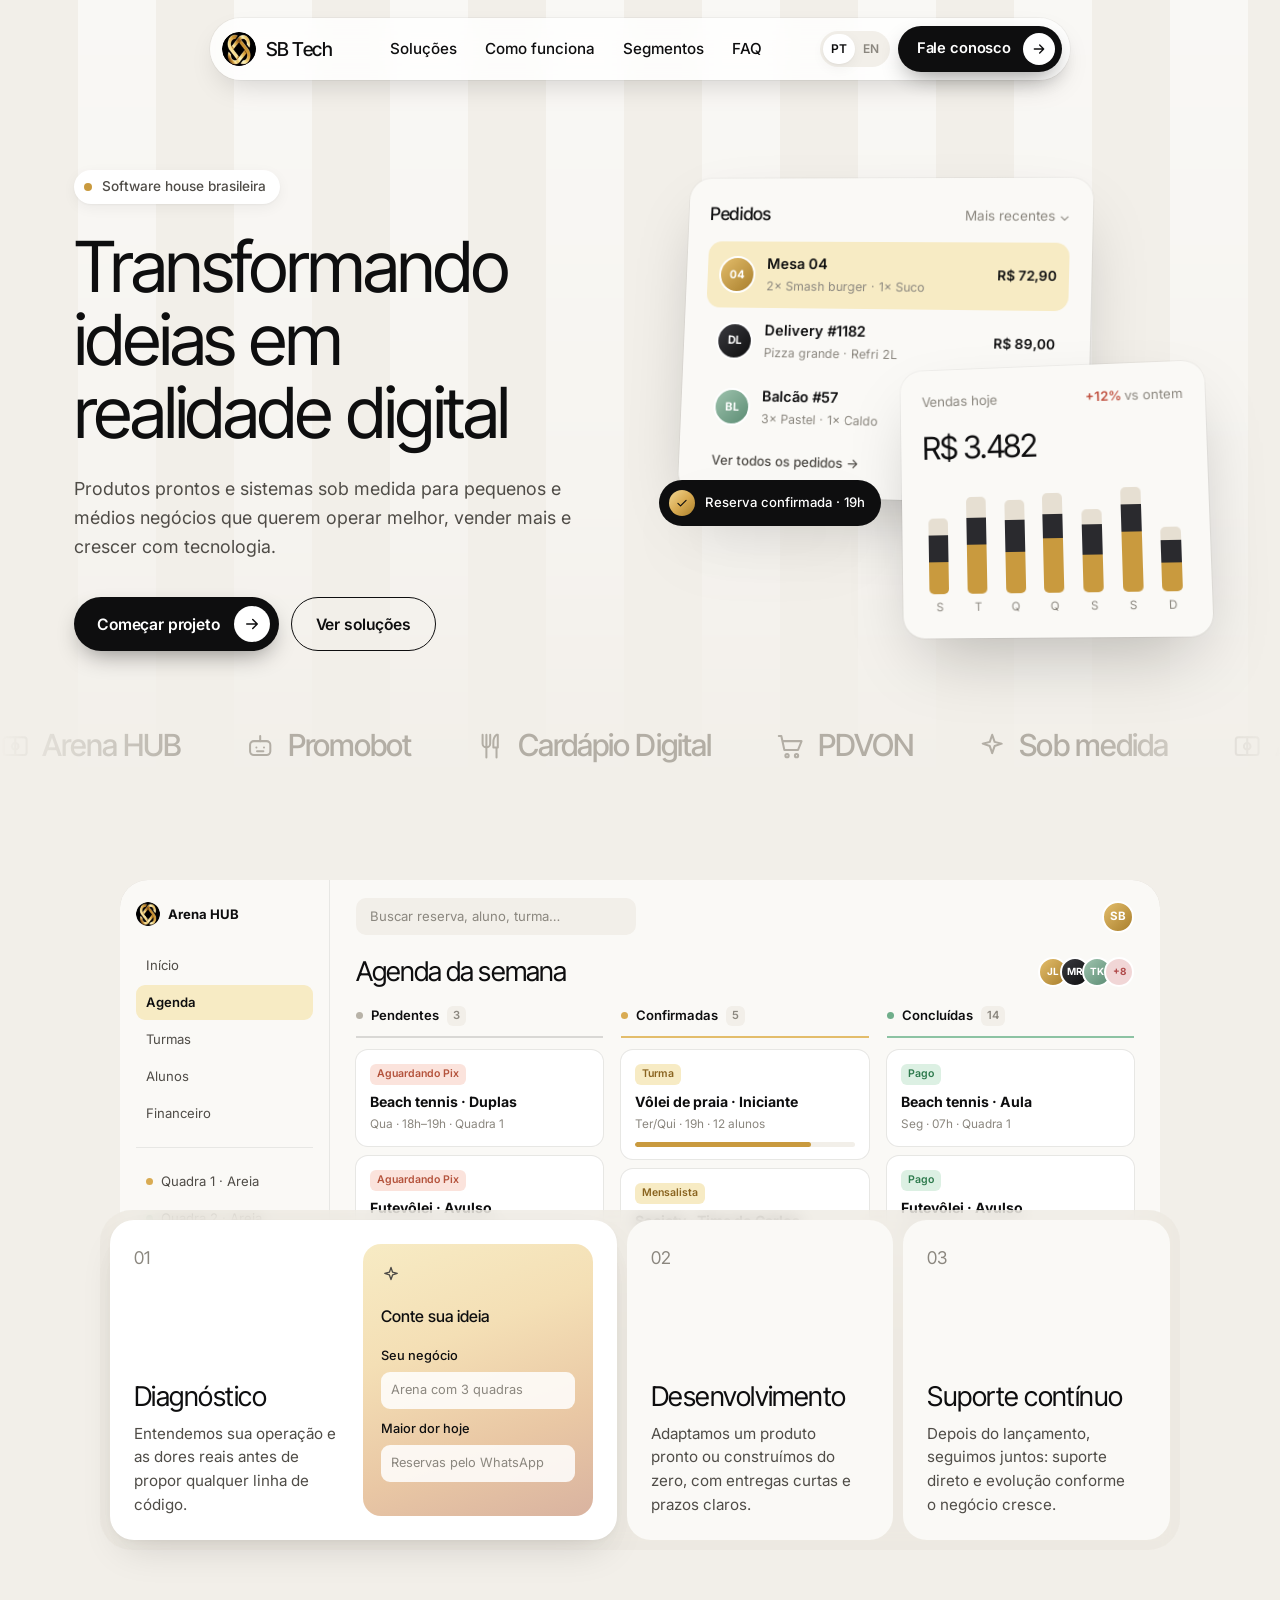
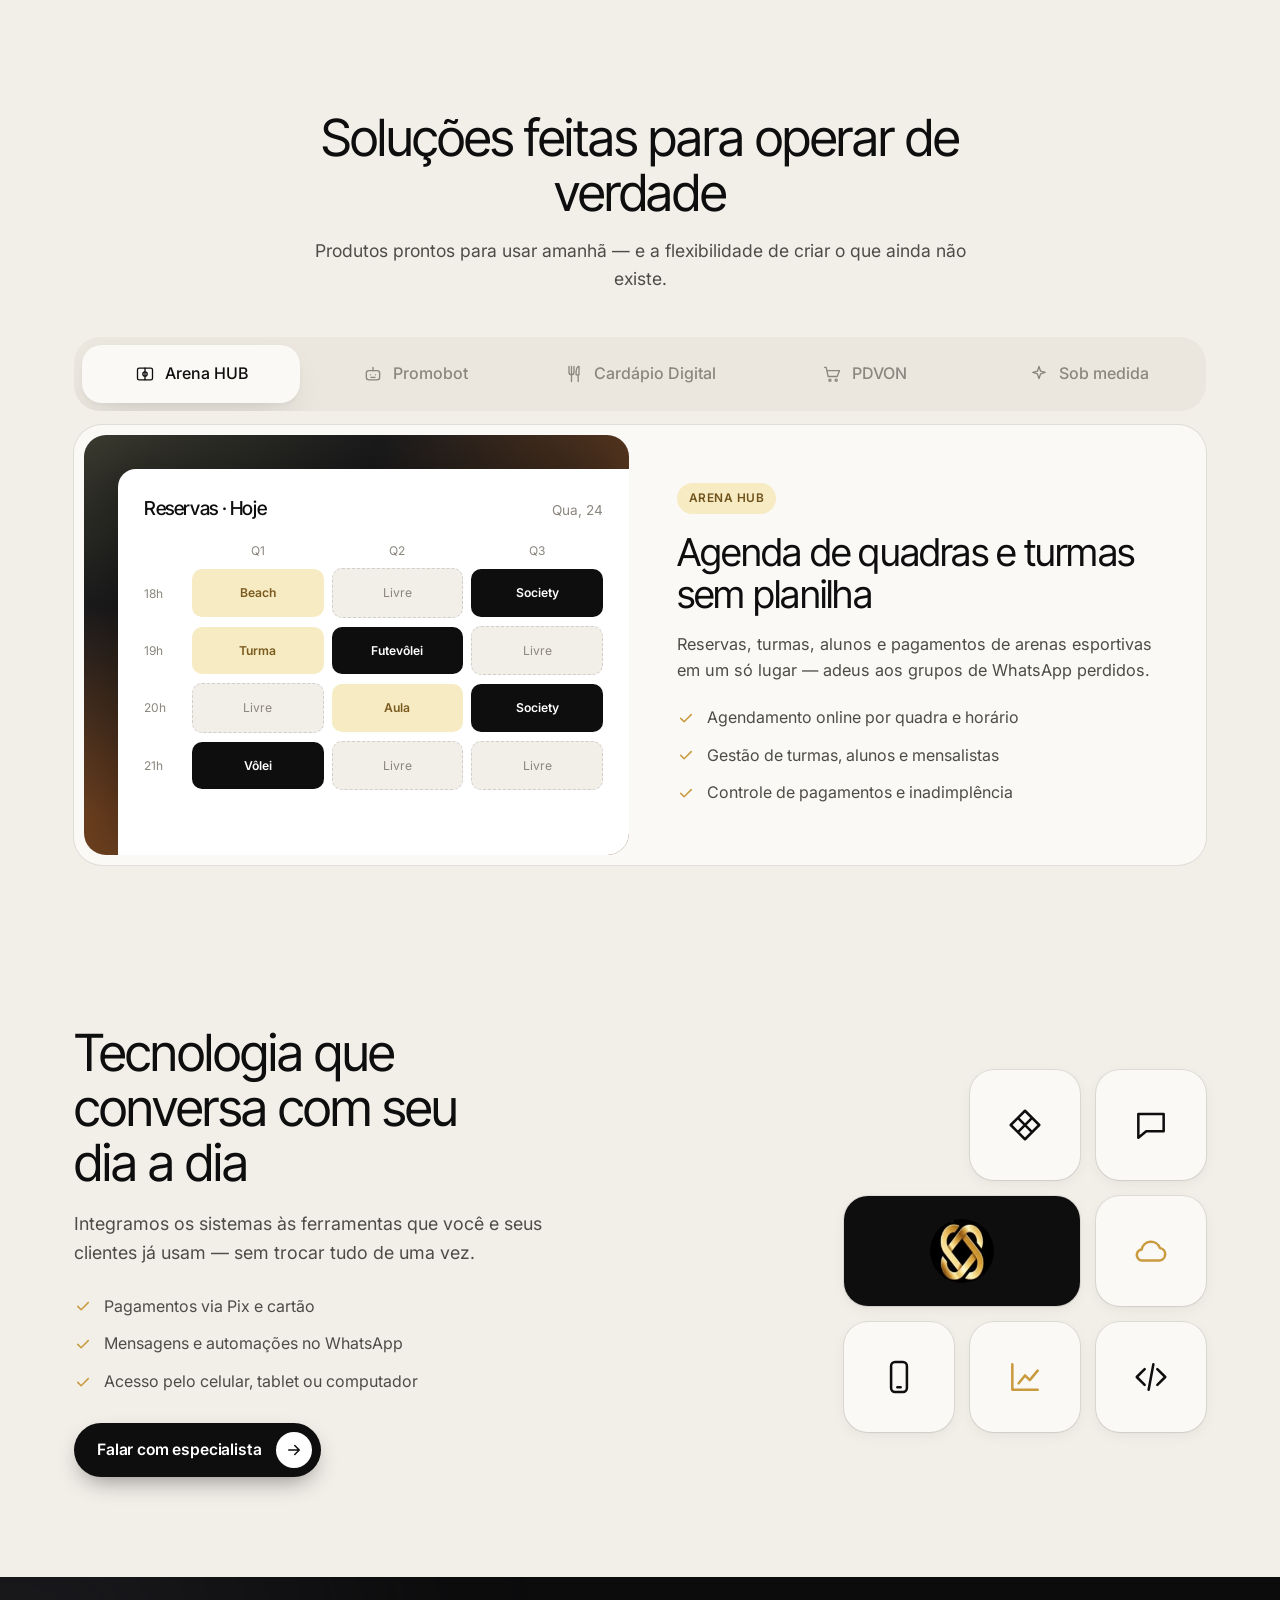
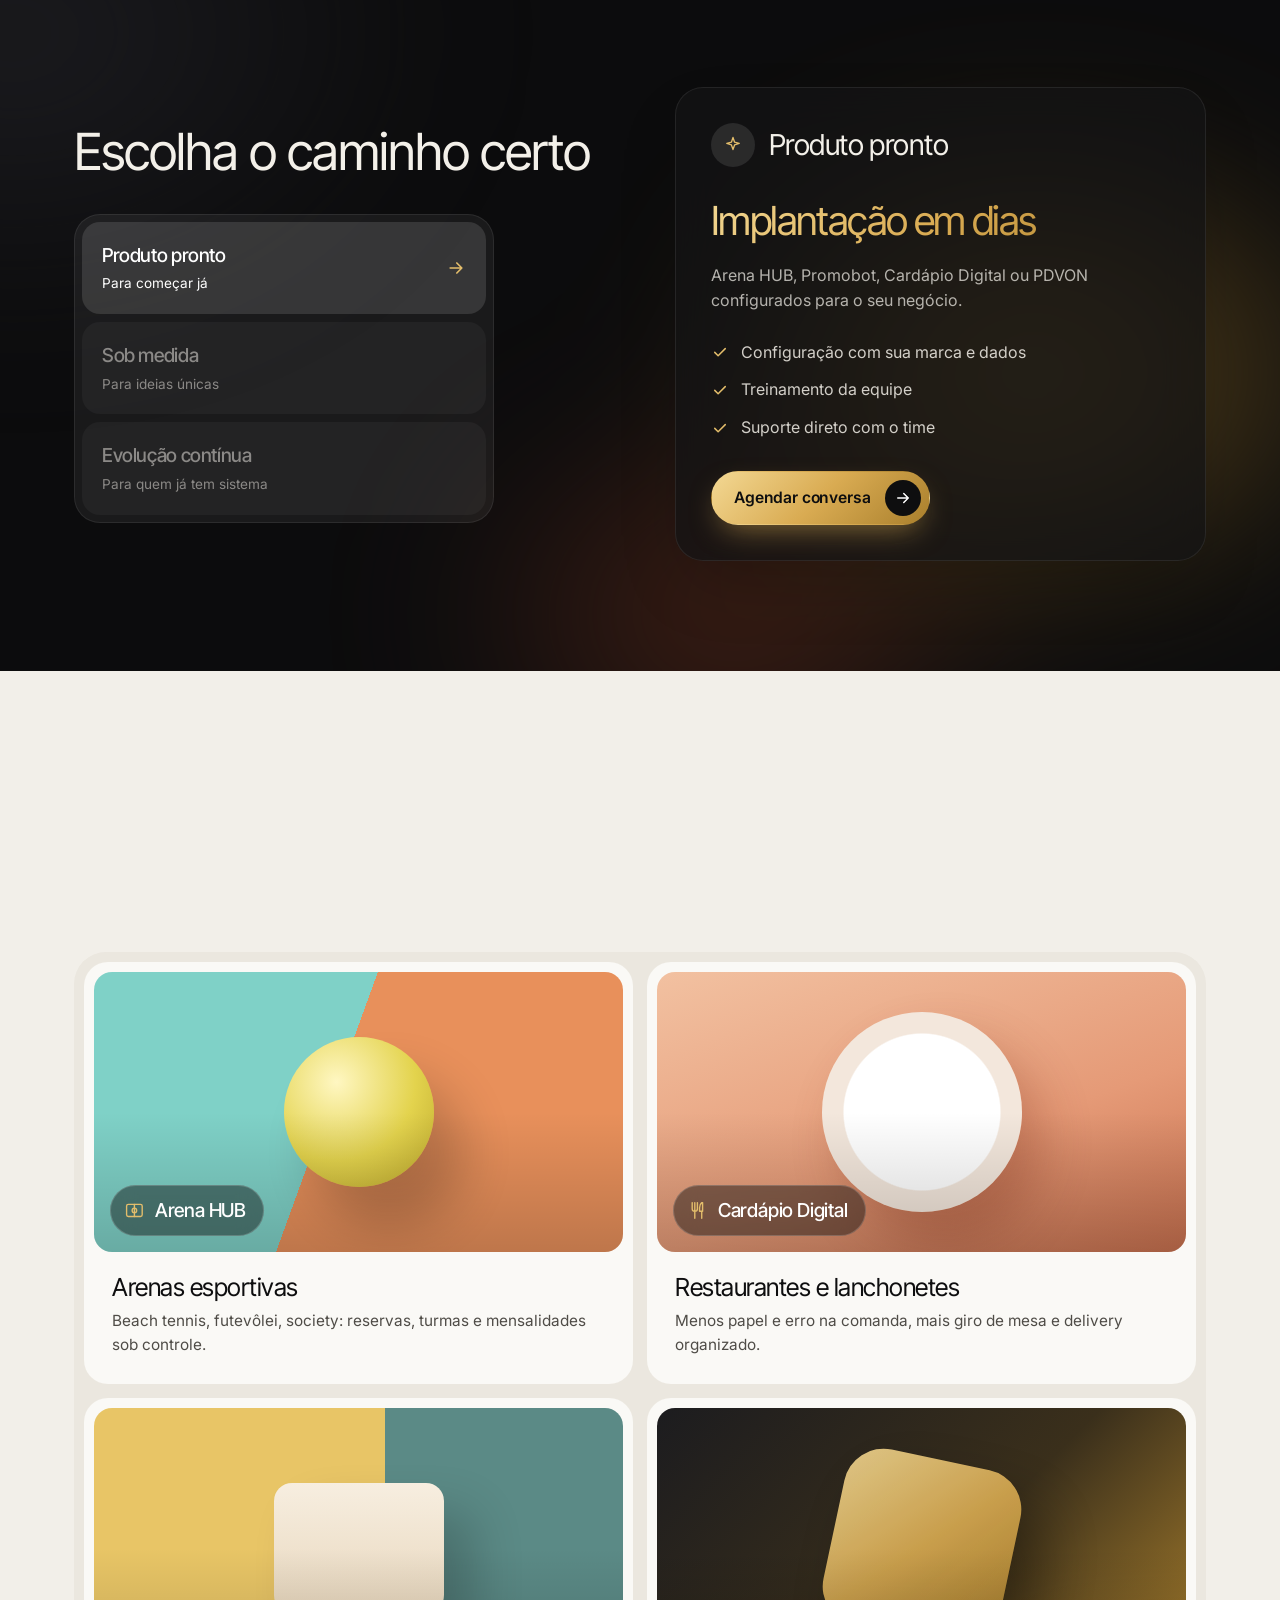
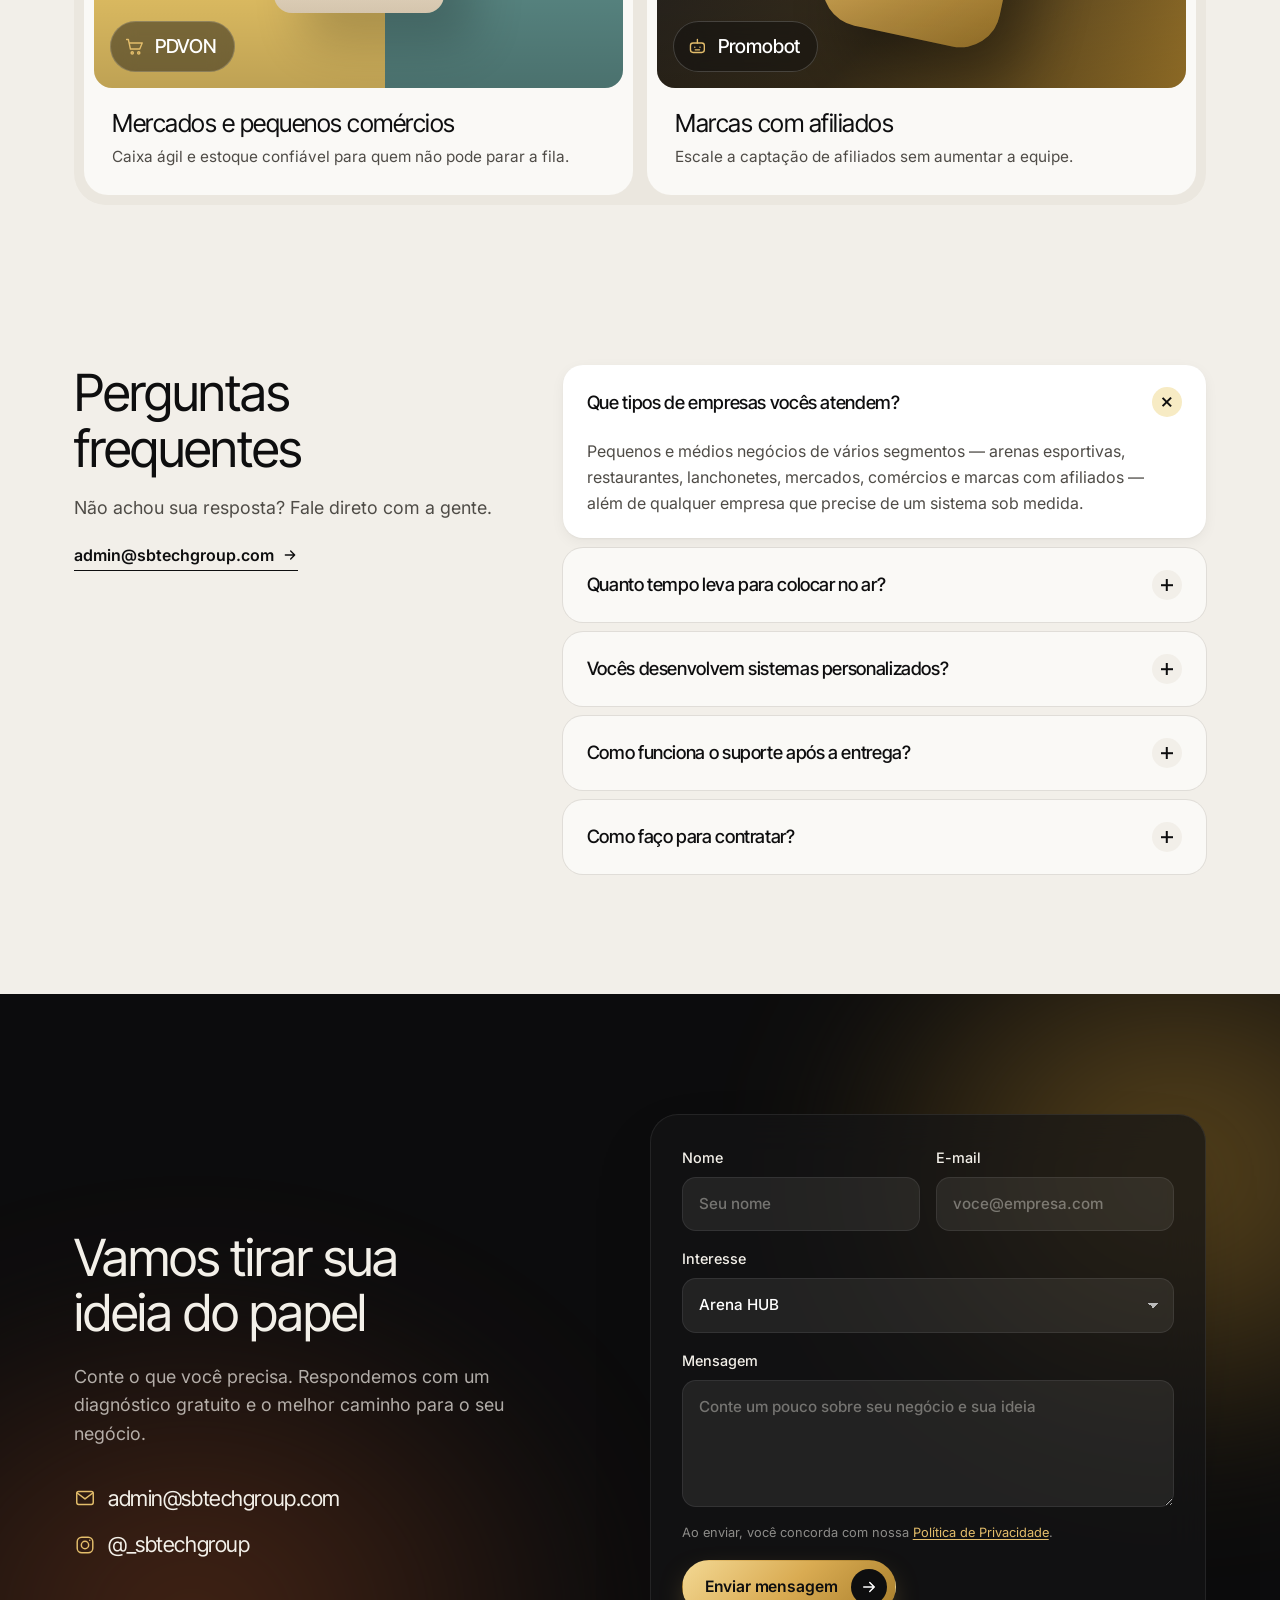
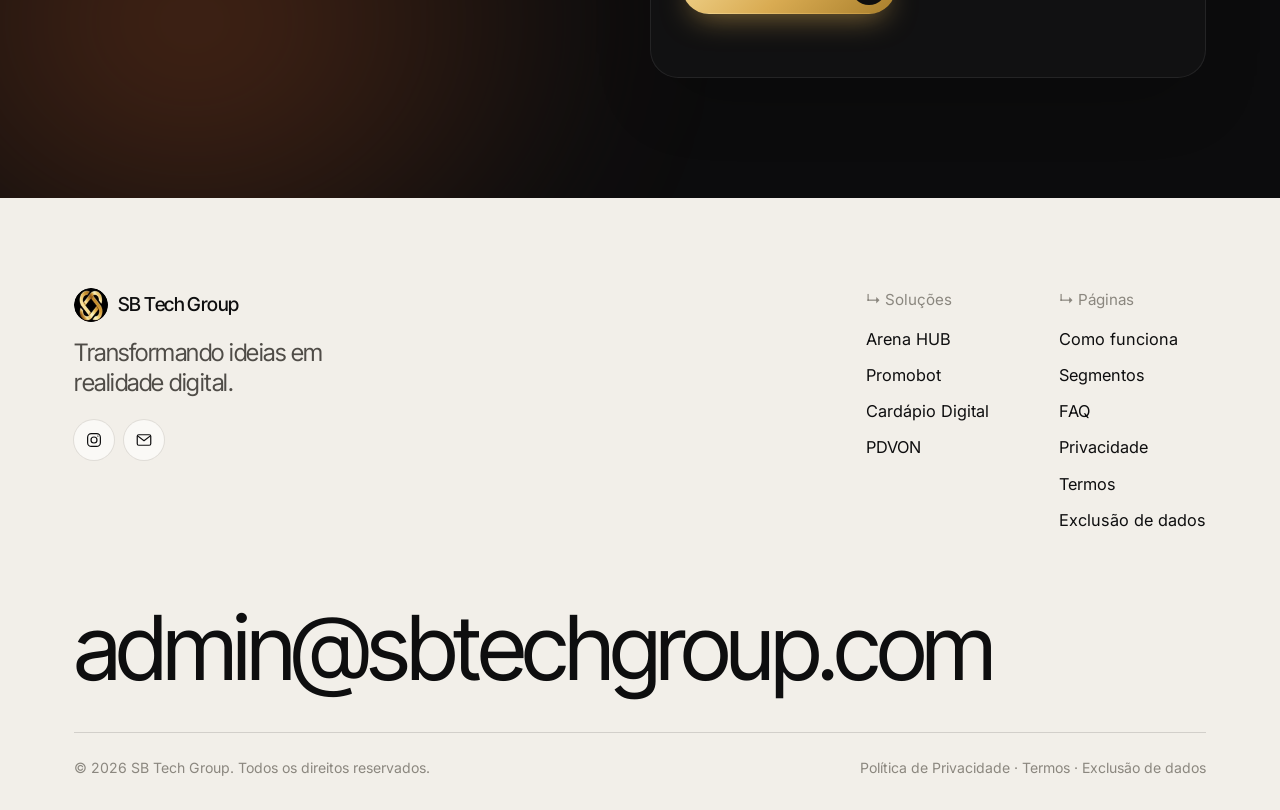
<file: index.html>
<!DOCTYPE html>
<html lang="pt-BR" data-lang="pt" class="no-js">
<head>
<meta charset="UTF-8">
<meta name="viewport" content="width=device-width, initial-scale=1.0">
<title>SB Tech Group — Transformando ideias em realidade digital</title>
<meta name="description" content="SB Tech Group é uma software house brasileira: soluções prontas (Arena HUB, Promobot, Cardápio Digital, PDVON) e sistemas sob medida para pequenos e médios negócios.">
<meta name="theme-color" content="#f2efe9">
<link rel="icon" type="image/png" href="assets/favicon.png">
<link rel="preconnect" href="https://fonts.googleapis.com">
<link rel="preconnect" href="https://fonts.gstatic.com" crossorigin>
<link href="https://fonts.googleapis.com/css2?family=Inter+Tight:wght@300;400;500;600&family=Inter:wght@400;500;600&display=swap" rel="stylesheet">
<link rel="stylesheet" href="styles.css">
</head>
<body>

<svg width="0" height="0" style="position:absolute" aria-hidden="true">
  <symbol id="i-arrow" viewBox="0 0 24 24"><path d="M5 12h14M13 6l6 6-6 6" fill="none" stroke="currentColor" stroke-width="2" stroke-linecap="round" stroke-linejoin="round"/></symbol>
  <symbol id="i-check" viewBox="0 0 24 24"><path d="M5 12.5l4.5 4.5L19 7.5" fill="none" stroke="currentColor" stroke-width="2" stroke-linecap="round" stroke-linejoin="round"/></symbol>
  <symbol id="i-court" viewBox="0 0 24 24"><g fill="none" stroke="currentColor" stroke-width="1.6" stroke-linecap="round"><rect x="3" y="5" width="18" height="14" rx="2"/><path d="M12 5v14"/><circle cx="12" cy="12" r="2.6"/></g></symbol>
  <symbol id="i-bot" viewBox="0 0 24 24"><g fill="none" stroke="currentColor" stroke-width="1.6" stroke-linecap="round" stroke-linejoin="round"><rect x="4" y="8" width="16" height="11" rx="3"/><path d="M12 4v4M9 13h.01M15 13h.01M9.5 16h5"/></g></symbol>
  <symbol id="i-menu" viewBox="0 0 24 24"><g fill="none" stroke="currentColor" stroke-width="1.6" stroke-linecap="round" stroke-linejoin="round"><path d="M6 3v7a3 3 0 0 0 6 0V3M9 3v18M17 3c-1.7 1.3-2.5 3.3-2.5 6v4H18V3zM17 13v8"/></g></symbol>
  <symbol id="i-cart" viewBox="0 0 24 24"><g fill="none" stroke="currentColor" stroke-width="1.6" stroke-linecap="round" stroke-linejoin="round"><path d="M3 4h2l2.4 11h10.8L21 8H6.2"/><circle cx="9.5" cy="19.5" r="1.3"/><circle cx="17" cy="19.5" r="1.3"/></g></symbol>
  <symbol id="i-spark" viewBox="0 0 24 24"><path d="M12 3l1.9 5.6L19.5 10l-5.6 1.9L12 17.5l-1.9-5.6L4.5 10l5.6-1.4z" fill="none" stroke="currentColor" stroke-width="1.6" stroke-linejoin="round"/></symbol>
  <symbol id="i-mail" viewBox="0 0 24 24"><g fill="none" stroke="currentColor" stroke-width="1.6" stroke-linecap="round" stroke-linejoin="round"><rect x="3" y="5" width="18" height="14" rx="2"/><path d="M3.5 6.5L12 13l8.5-6.5"/></g></symbol>
  <symbol id="i-insta" viewBox="0 0 24 24"><g fill="none" stroke="currentColor" stroke-width="1.6"><rect x="3.5" y="3.5" width="17" height="17" rx="5"/><circle cx="12" cy="12" r="4"/><circle cx="17.2" cy="6.8" r=".9" fill="currentColor" stroke="none"/></g></symbol>
  <symbol id="i-code" viewBox="0 0 24 24"><path d="M8 7l-5 5 5 5M16 7l5 5-5 5M13.5 4l-3 16" fill="none" stroke="currentColor" stroke-width="1.6" stroke-linecap="round" stroke-linejoin="round"/></symbol>
  <symbol id="i-chat" viewBox="0 0 24 24"><path d="M4 5h16v11H9l-5 4z" fill="none" stroke="currentColor" stroke-width="1.6" stroke-linejoin="round"/></symbol>
  <symbol id="i-cloud" viewBox="0 0 24 24"><path d="M7 18h10a4 4 0 0 0 .6-7.95A6 6 0 0 0 6.1 11 3.5 3.5 0 0 0 7 18z" fill="none" stroke="currentColor" stroke-width="1.6" stroke-linejoin="round"/></symbol>
  <symbol id="i-phone" viewBox="0 0 24 24"><g fill="none" stroke="currentColor" stroke-width="1.6" stroke-linecap="round"><rect x="7" y="2.5" width="10" height="19" rx="2.5"/><path d="M11 18.5h2"/></g></symbol>
  <symbol id="i-chart" viewBox="0 0 24 24"><path d="M4 20V4M4 20h16M8 16l4-5 3 3 5-6" fill="none" stroke="currentColor" stroke-width="1.6" stroke-linecap="round" stroke-linejoin="round"/></symbol>
  <symbol id="i-pix" viewBox="0 0 24 24"><path d="M12 3l9 9-9 9-9-9zM8 8l8 8M16 8l-8 8" fill="none" stroke="currentColor" stroke-width="1.6" stroke-linejoin="round"/></symbol>
</svg>

<!-- NAVBAR -->
<header class="nav" id="nav">
  <a href="#top" class="brand" aria-label="SB Tech Group — início">
    <img src="assets/logo-icon.png" alt="" width="34" height="34">
    <span>SB Tech</span>
  </a>
  <nav class="nav-links" id="navLinks">
    <a href="#solucoes" data-pt="Soluções" data-en="Solutions">Soluções</a>
    <a href="#processo" data-pt="Como funciona" data-en="How it works">Como funciona</a>
    <a href="#segmentos" data-pt="Segmentos" data-en="Industries">Segmentos</a>
    <a href="#faq">FAQ</a>
  </nav>
  <div class="nav-actions">
    <button class="lang" id="langToggle" type="button" aria-label="Mudar idioma / Change language">
      <span data-lang-btn="pt" class="active">PT</span><span data-lang-btn="en">EN</span>
    </button>
    <a href="#contato" class="btn btn-dark btn-sm">
      <span data-pt="Fale conosco" data-en="Talk to us">Fale conosco</span>
      <span class="btn-dot"><svg><use href="#i-arrow"/></svg></span>
    </a>
    <button class="burger" id="menuToggle" type="button" aria-label="Menu" aria-expanded="false"><span></span><span></span></button>
  </div>
</header>

<main id="top">

  <!-- HERO -->
  <section class="hero">
    <div class="hero-stripes" aria-hidden="true"></div>
    <div class="container hero-grid">
      <div class="hero-copy">
        <span class="pill-tag reveal"><span class="pulse"></span><span data-pt="Software house brasileira" data-en="Brazilian software house">Software house brasileira</span></span>
        <h1 class="reveal" data-pt="Transformando ideias em realidade digital" data-en="Turning ideas into digital reality">Transformando ideias em realidade digital</h1>
        <p class="lead reveal" data-pt="Produtos prontos e sistemas sob medida para pequenos e médios negócios que querem operar melhor, vender mais e crescer com tecnologia." data-en="Ready-to-use products and custom systems for small and mid-sized businesses that want to run better, sell more and grow with technology.">Produtos prontos e sistemas sob medida para pequenos e médios negócios que querem operar melhor, vender mais e crescer com tecnologia.</p>
        <div class="hero-actions reveal">
          <a href="#contato" class="btn btn-dark">
            <span data-pt="Começar projeto" data-en="Start a project">Começar projeto</span>
            <span class="btn-dot"><svg><use href="#i-arrow"/></svg></span>
          </a>
          <a href="#solucoes" class="btn btn-ghost" data-pt="Ver soluções" data-en="See solutions">Ver soluções</a>
        </div>
      </div>

      <div class="hero-visual" aria-hidden="true">
        <div class="float-card orders">
          <div class="fc-head">
            <strong>Pedidos</strong>
            <span class="muted">Mais recentes ⌄</span>
          </div>
          <div class="order-row is-hl">
            <span class="av av-a">04</span>
            <div><b>Mesa 04</b><small>2× Smash burger · 1× Suco</small></div>
            <span class="order-val">R$ 72,90</span>
          </div>
          <div class="order-row">
            <span class="av av-b">DL</span>
            <div><b>Delivery #1182</b><small>Pizza grande · Refri 2L</small></div>
            <span class="order-val">R$ 89,00</span>
          </div>
          <div class="order-row">
            <span class="av av-c">BL</span>
            <div><b>Balcão #57</b><small>3× Pastel · 1× Caldo</small></div>
            <span class="order-val">R$ 41,50</span>
          </div>
          <span class="fc-link">Ver todos os pedidos →</span>
        </div>

        <div class="float-card sales">
          <div class="fc-head">
            <span class="muted">Vendas hoje</span>
            <span class="delta">+12% <span class="muted">vs ontem</span></span>
          </div>
          <div class="big-num">R$ 3.482</div>
          <div class="stack-bars">
            <div style="--a:30%;--b:25%;--c:15%"><i></i><i></i><i></i><em>S</em></div>
            <div style="--a:45%;--b:25%;--c:20%"><i></i><i></i><i></i><em>T</em></div>
            <div style="--a:38%;--b:30%;--c:18%"><i></i><i></i><i></i><em>Q</em></div>
            <div style="--a:50%;--b:22%;--c:20%"><i></i><i></i><i></i><em>Q</em></div>
            <div style="--a:34%;--b:28%;--c:14%"><i></i><i></i><i></i><em>S</em></div>
            <div style="--a:55%;--b:25%;--c:15%"><i></i><i></i><i></i><em>S</em></div>
            <div style="--a:26%;--b:20%;--c:12%"><i></i><i></i><i></i><em>D</em></div>
          </div>
        </div>

        <div class="float-chip">
          <span class="chip-ic"><svg><use href="#i-check"/></svg></span>
          <span>Reserva confirmada · 19h</span>
        </div>
      </div>
    </div>

    <!-- product marquee -->
    <div class="marquee" aria-label="Produtos SB Tech">
      <div class="marquee-track">
        <span><svg><use href="#i-court"/></svg>Arena HUB</span>
        <span><svg><use href="#i-bot"/></svg>Promobot</span>
        <span><svg><use href="#i-menu"/></svg>Cardápio Digital</span>
        <span><svg><use href="#i-cart"/></svg>PDVON</span>
        <span><svg><use href="#i-spark"/></svg><em data-pt="Sob medida" data-en="Custom-built">Sob medida</em></span>
        <span aria-hidden="true"><svg><use href="#i-court"/></svg>Arena HUB</span>
        <span aria-hidden="true"><svg><use href="#i-bot"/></svg>Promobot</span>
        <span aria-hidden="true"><svg><use href="#i-menu"/></svg>Cardápio Digital</span>
        <span aria-hidden="true"><svg><use href="#i-cart"/></svg>PDVON</span>
        <span aria-hidden="true"><svg><use href="#i-spark"/></svg><em data-pt="Sob medida" data-en="Custom-built">Sob medida</em></span>
      </div>
    </div>
  </section>

  <!-- APP SHOWCASE + PROCESS -->
  <section class="showcase" id="processo">
    <div class="container">
      <div class="app-frame reveal" aria-hidden="true">
        <aside class="app-side">
          <div class="app-logo"><img src="assets/logo-icon.png" alt=""><b>Arena HUB</b></div>
          <ul>
            <li>Início</li>
            <li class="on">Agenda</li>
            <li>Turmas</li>
            <li>Alunos</li>
            <li>Financeiro</li>
          </ul>
          <div class="app-side-sep"></div>
          <ul class="app-courts">
            <li><i style="background:#d9ab52"></i>Quadra 1 · Areia</li>
            <li><i style="background:#8fb7a0"></i>Quadra 2 · Areia</li>
            <li><i style="background:#c9a6e0"></i>Quadra 3 · Society</li>
          </ul>
        </aside>
        <div class="app-main">
          <div class="app-top">
            <div class="app-search">Buscar reserva, aluno, turma…</div>
            <div class="app-user"><span class="av av-a">SB</span></div>
          </div>
          <div class="app-title">
            <h4>Agenda da semana</h4>
            <div class="avs"><span class="av av-a">JL</span><span class="av av-b">MR</span><span class="av av-c">TK</span><span class="av av-more">+8</span></div>
          </div>
          <div class="kanban">
            <div class="kcol">
              <div class="kcol-h"><i style="background:#b8b3a8"></i>Pendentes <em>3</em></div>
              <div class="kcard"><span class="tagx t-warn">Aguardando Pix</span><b>Beach tennis · Duplas</b><small>Qua · 18h–19h · Quadra 1</small></div>
              <div class="kcard"><span class="tagx t-warn">Aguardando Pix</span><b>Futevôlei · Avulso</b><small>Qui · 20h–21h · Quadra 2</small></div>
            </div>
            <div class="kcol">
              <div class="kcol-h is-gold"><i style="background:#d9ab52"></i>Confirmadas <em>5</em></div>
              <div class="kcard"><span class="tagx t-gold">Turma</span><b>Vôlei de praia · Iniciante</b><small>Ter/Qui · 19h · 12 alunos</small><div class="kbar"><span style="width:80%"></span></div></div>
              <div class="kcard"><span class="tagx t-gold">Mensalista</span><b>Society · Time do Carlos</b><small>Sex · 21h · Quadra 3</small></div>
            </div>
            <div class="kcol">
              <div class="kcol-h is-green"><i style="background:#6fae8a"></i>Concluídas <em>14</em></div>
              <div class="kcard"><span class="tagx t-ok">Pago</span><b>Beach tennis · Aula</b><small>Seg · 07h · Quadra 1</small></div>
              <div class="kcard"><span class="tagx t-ok">Pago</span><b>Futevôlei · Avulso</b><small>Seg · 20h · Quadra 2</small></div>
            </div>
          </div>
        </div>
      </div>

      <div class="steps reveal" id="steps">
        <article class="step is-active" tabindex="0">
          <div class="step-copy">
            <span class="step-n">01</span>
            <div>
              <h3 data-pt="Diagnóstico" data-en="Discovery">Diagnóstico</h3>
              <p data-pt="Entendemos sua operação e as dores reais antes de propor qualquer linha de código." data-en="We learn your operation and its real pain points before proposing a single line of code.">Entendemos sua operação e as dores reais antes de propor qualquer linha de código.</p>
            </div>
          </div>
          <div class="step-art" aria-hidden="true">
            <div class="mini-form">
              <span class="mf-ic"><svg><use href="#i-spark"/></svg></span>
              <b>Conte sua ideia</b>
              <label>Seu negócio</label><div class="mf-in">Arena com 3 quadras</div>
              <label>Maior dor hoje</label><div class="mf-in">Reservas pelo WhatsApp</div>
            </div>
          </div>
        </article>
        <article class="step" tabindex="0">
          <div class="step-copy">
            <span class="step-n">02</span>
            <div>
              <h3 data-pt="Desenvolvimento" data-en="Build">Desenvolvimento</h3>
              <p data-pt="Adaptamos um produto pronto ou construímos do zero, com entregas curtas e prazos claros." data-en="We adapt a ready product or build from scratch, with short iterations and clear timelines.">Adaptamos um produto pronto ou construímos do zero, com entregas curtas e prazos claros.</p>
            </div>
          </div>
          <div class="step-art" aria-hidden="true">
            <div class="mini-form">
              <span class="mf-ic"><svg><use href="#i-code"/></svg></span>
              <b>Sprint atual</b>
              <div class="mf-task done">Cadastro de quadras</div>
              <div class="mf-task done">Pagamento via Pix</div>
              <div class="mf-task">Lembretes automáticos</div>
            </div>
          </div>
        </article>
        <article class="step" tabindex="0">
          <div class="step-copy">
            <span class="step-n">03</span>
            <div>
              <h3 data-pt="Suporte contínuo" data-en="Ongoing support">Suporte contínuo</h3>
              <p data-pt="Depois do lançamento, seguimos juntos: suporte direto e evolução conforme o negócio cresce." data-en="After launch we stay with you: direct support and improvements as the business grows.">Depois do lançamento, seguimos juntos: suporte direto e evolução conforme o negócio cresce.</p>
            </div>
          </div>
          <div class="step-art" aria-hidden="true">
            <div class="mini-form">
              <span class="mf-ic"><svg><use href="#i-chat"/></svg></span>
              <b>Suporte SB Tech</b>
              <div class="bubble me">Dá pra adicionar relatório mensal?</div>
              <div class="bubble them">Claro! Entra na próxima versão 🚀</div>
            </div>
          </div>
        </article>
      </div>
    </div>
  </section>

  <!-- SOLUTIONS TABS -->
  <section class="solutions" id="solucoes">
    <div class="container">
      <div class="sec-head center reveal">
        <h2 data-pt="Soluções feitas para operar de verdade" data-en="Solutions built for real operations">Soluções feitas para operar de verdade</h2>
        <p data-pt="Produtos prontos para usar amanhã — e a flexibilidade de criar o que ainda não existe." data-en="Products you can use tomorrow — and the flexibility to build what doesn't exist yet.">Produtos prontos para usar amanhã — e a flexibilidade de criar o que ainda não existe.</p>
      </div>

      <div class="tabs reveal" role="tablist" aria-label="Soluções">
        <button class="tab is-active" role="tab" aria-selected="true" aria-controls="p-arena" id="t-arena"><svg><use href="#i-court"/></svg>Arena HUB</button>
        <button class="tab" role="tab" aria-selected="false" aria-controls="p-promo" id="t-promo" tabindex="-1"><svg><use href="#i-bot"/></svg>Promobot</button>
        <button class="tab" role="tab" aria-selected="false" aria-controls="p-menu" id="t-menu" tabindex="-1"><svg><use href="#i-menu"/></svg><span data-pt="Cardápio Digital" data-en="Digital Menu">Cardápio Digital</span></button>
        <button class="tab" role="tab" aria-selected="false" aria-controls="p-pdv" id="t-pdv" tabindex="-1"><svg><use href="#i-cart"/></svg>PDVON</button>
        <button class="tab" role="tab" aria-selected="false" aria-controls="p-custom" id="t-custom" tabindex="-1"><svg><use href="#i-spark"/></svg><span data-pt="Sob medida" data-en="Custom">Sob medida</span></button>
      </div>

      <div class="panels reveal">
        <!-- Arena -->
        <div class="panel is-active" role="tabpanel" id="p-arena" aria-labelledby="t-arena">
          <div class="panel-art art-a" aria-hidden="true">
            <div class="mock">
              <div class="mock-h"><b>Reservas · Hoje</b><span class="muted">Qua, 24</span></div>
              <div class="sched">
                <span></span><em>Q1</em><em>Q2</em><em>Q3</em>
                <span>18h</span><i class="b g">Beach</i><i class="b">Livre</i><i class="b d">Society</i>
                <span>19h</span><i class="b g">Turma</i><i class="b d">Futevôlei</i><i class="b">Livre</i>
                <span>20h</span><i class="b">Livre</i><i class="b g">Aula</i><i class="b d">Society</i>
                <span>21h</span><i class="b d">Vôlei</i><i class="b">Livre</i><i class="b">Livre</i>
              </div>
            </div>
          </div>
          <div class="panel-copy">
            <span class="chip">ARENA HUB</span>
            <h3 data-pt="Agenda de quadras e turmas sem planilha" data-en="Court and class scheduling, no spreadsheets">Agenda de quadras e turmas sem planilha</h3>
            <p data-pt="Reservas, turmas, alunos e pagamentos de arenas esportivas em um só lugar — adeus aos grupos de WhatsApp perdidos." data-en="Bookings, classes, students and payments for sports arenas in one place — goodbye to lost WhatsApp groups.">Reservas, turmas, alunos e pagamentos de arenas esportivas em um só lugar — adeus aos grupos de WhatsApp perdidos.</p>
            <ul class="checks">
              <li><svg><use href="#i-check"/></svg><span data-pt="Agendamento online por quadra e horário" data-en="Online booking by court and time slot">Agendamento online por quadra e horário</span></li>
              <li><svg><use href="#i-check"/></svg><span data-pt="Gestão de turmas, alunos e mensalistas" data-en="Classes, students and monthly members">Gestão de turmas, alunos e mensalistas</span></li>
              <li><svg><use href="#i-check"/></svg><span data-pt="Controle de pagamentos e inadimplência" data-en="Payment and overdue tracking">Controle de pagamentos e inadimplência</span></li>
            </ul>
          </div>
        </div>

        <!-- Promobot -->
        <div class="panel" role="tabpanel" id="p-promo" aria-labelledby="t-promo" hidden>
          <div class="panel-art art-b" aria-hidden="true">
            <div class="mock">
              <div class="mock-h"><b>Promobot</b><span class="live">● online</span></div>
              <div class="chat">
                <div class="bubble them">Olá! Quer se tornar afiliado? Envie seu nome completo.</div>
                <div class="bubble me">Juliana Rocha</div>
                <div class="bubble them">Pronto, Juliana! Seu link: sbt.link/ju-rocha ✅</div>
              </div>
              <div class="kpis">
                <div><small>Afiliados ativos</small><b>312</b></div>
                <div><small>Novos esta semana</small><b>+27</b></div>
              </div>
            </div>
          </div>
          <div class="panel-copy">
            <span class="chip">PROMOBOT</span>
            <h3 data-pt="Seu programa de afiliados no piloto automático" data-en="Your affiliate program on autopilot">Seu programa de afiliados no piloto automático</h3>
            <p data-pt="Um bot que capta, cadastra e acompanha afiliados por você, 24 horas por dia." data-en="A bot that recruits, registers and follows up with affiliates for you, 24/7.">Um bot que capta, cadastra e acompanha afiliados por você, 24 horas por dia.</p>
            <ul class="checks">
              <li><svg><use href="#i-check"/></svg><span data-pt="Captação e cadastro automáticos" data-en="Automatic recruiting and sign-up">Captação e cadastro automáticos</span></li>
              <li><svg><use href="#i-check"/></svg><span data-pt="Links e acompanhamento por afiliado" data-en="Per-affiliate links and tracking">Links e acompanhamento por afiliado</span></li>
              <li><svg><use href="#i-check"/></svg><span data-pt="Mensagens e divulgação programadas" data-en="Scheduled messages and campaigns">Mensagens e divulgação programadas</span></li>
            </ul>
          </div>
        </div>

        <!-- Cardápio -->
        <div class="panel" role="tabpanel" id="p-menu" aria-labelledby="t-menu" hidden>
          <div class="panel-art art-c" aria-hidden="true">
            <div class="mock">
              <div class="mock-h"><b>Cardápio · Lanches</b><span class="muted">Aberto até 23h</span></div>
              <div class="menu-item"><span class="dish d1"></span><div><b>Smash burger</b><small>Pão brioche, cheddar, cebola</small></div><span class="price">R$ 29,90</span><span class="add">+</span></div>
              <div class="menu-item"><span class="dish d2"></span><div><b>Batata rústica</b><small>Alecrim e páprica</small></div><span class="price">R$ 18,00</span><span class="add">+</span></div>
              <div class="menu-item"><span class="dish d3"></span><div><b>Milkshake</b><small>Doce de leite</small></div><span class="price">R$ 16,50</span><span class="add">+</span></div>
              <div class="cart-bar"><span>2 itens</span><b>Ver pedido · R$ 47,90</b></div>
            </div>
          </div>
          <div class="panel-copy">
            <span class="chip" data-pt="CARDÁPIO DIGITAL" data-en="DIGITAL MENU">CARDÁPIO DIGITAL</span>
            <h3 data-pt="Pedidos organizados, atendimento mais rápido" data-en="Organized orders, faster service">Pedidos organizados, atendimento mais rápido</h3>
            <p data-pt="Cardápio online e gestão de pedidos para restaurantes e lanchonetes — da mesa ao delivery." data-en="Online menu and order management for restaurants and snack bars — from table to delivery.">Cardápio online e gestão de pedidos para restaurantes e lanchonetes — da mesa ao delivery.</p>
            <ul class="checks">
              <li><svg><use href="#i-check"/></svg><span data-pt="Cardápio por QR Code e link" data-en="Menu via QR code and link">Cardápio por QR Code e link</span></li>
              <li><svg><use href="#i-check"/></svg><span data-pt="Pedidos de mesa, balcão e delivery" data-en="Table, counter and delivery orders">Pedidos de mesa, balcão e delivery</span></li>
              <li><svg><use href="#i-check"/></svg><span data-pt="Atualize preços e itens em segundos" data-en="Update prices and items in seconds">Atualize preços e itens em segundos</span></li>
            </ul>
          </div>
        </div>

        <!-- PDVON -->
        <div class="panel" role="tabpanel" id="p-pdv" aria-labelledby="t-pdv" hidden>
          <div class="panel-art art-d" aria-hidden="true">
            <div class="mock">
              <div class="mock-h"><b>PDVON · Caixa 01</b><span class="muted">Aberto</span></div>
              <div class="pos-row"><span>Arroz 5kg</span><span>1×</span><b>R$ 27,90</b></div>
              <div class="pos-row"><span>Café 500g</span><span>2×</span><b>R$ 35,80</b></div>
              <div class="pos-row"><span>Leite integral</span><span>6×</span><b>R$ 32,94</b></div>
              <div class="pos-total"><span>Total</span><b>R$ 96,64</b></div>
              <div class="alert"><svg><use href="#i-chart"/></svg>Estoque baixo: Café 500g (4 un.)</div>
            </div>
          </div>
          <div class="panel-copy">
            <span class="chip">PDVON</span>
            <h3 data-pt="Vendas, estoque e caixa na palma da mão" data-en="Sales, inventory and cash in one place">Vendas, estoque e caixa na palma da mão</h3>
            <p data-pt="Mini ERP simples de usar para mercados e pequenos comércios que precisam de controle sem complicação." data-en="An easy mini ERP for markets and small shops that need control without complexity.">Mini ERP simples de usar para mercados e pequenos comércios que precisam de controle sem complicação.</p>
            <ul class="checks">
              <li><svg><use href="#i-check"/></svg><span data-pt="Frente de caixa rápida" data-en="Fast point of sale">Frente de caixa rápida</span></li>
              <li><svg><use href="#i-check"/></svg><span data-pt="Estoque com alertas de reposição" data-en="Inventory with restock alerts">Estoque com alertas de reposição</span></li>
              <li><svg><use href="#i-check"/></svg><span data-pt="Fechamento de caixa e relatórios" data-en="Cash closing and reports">Fechamento de caixa e relatórios</span></li>
            </ul>
          </div>
        </div>

        <!-- Custom -->
        <div class="panel" role="tabpanel" id="p-custom" aria-labelledby="t-custom" hidden>
          <div class="panel-art art-e" aria-hidden="true">
            <div class="mock blueprint">
              <div class="mock-h"><b>Seu sistema</b><span class="muted">v1.0</span></div>
              <div class="bp-grid">
                <div class="bp"><svg><use href="#i-phone"/></svg>App</div>
                <div class="bp"><svg><use href="#i-cloud"/></svg>API</div>
                <div class="bp"><svg><use href="#i-chart"/></svg>Painel</div>
                <div class="bp"><svg><use href="#i-pix"/></svg>Pix</div>
                <div class="bp"><svg><use href="#i-chat"/></svg>WhatsApp</div>
                <div class="bp gold"><svg><use href="#i-spark"/></svg><span data-pt="Sua ideia" data-en="Your idea">Sua ideia</span></div>
              </div>
            </div>
          </div>
          <div class="panel-copy">
            <span class="chip" data-pt="SOB MEDIDA" data-en="CUSTOM">SOB MEDIDA</span>
            <h3 data-pt="Tem uma ideia diferente? A gente constrói." data-en="Got a different idea? We build it.">Tem uma ideia diferente? A gente constrói.</h3>
            <p data-pt="Desenvolvemos o sistema que o seu negócio precisa, do zero — web, mobile, automações e integrações." data-en="We build the system your business needs from scratch — web, mobile, automations and integrations.">Desenvolvemos o sistema que o seu negócio precisa, do zero — web, mobile, automações e integrações.</p>
            <a href="#contato" class="btn btn-dark btn-sm">
              <span data-pt="Contar minha ideia" data-en="Tell us your idea">Contar minha ideia</span>
              <span class="btn-dot"><svg><use href="#i-arrow"/></svg></span>
            </a>
          </div>
        </div>
      </div>
    </div>
  </section>

  <!-- INTEGRATIONS / CAPABILITIES -->
  <section class="integr">
    <div class="container integr-grid">
      <div class="reveal">
        <h2 data-pt="Tecnologia que conversa com seu dia a dia" data-en="Technology that fits your daily routine">Tecnologia que conversa com seu dia a dia</h2>
        <p class="lead" data-pt="Integramos os sistemas às ferramentas que você e seus clientes já usam — sem trocar tudo de uma vez." data-en="We connect your systems to the tools you and your customers already use — no need to replace everything at once.">Integramos os sistemas às ferramentas que você e seus clientes já usam — sem trocar tudo de uma vez.</p>
        <ul class="checks">
          <li><svg><use href="#i-check"/></svg><span data-pt="Pagamentos via Pix e cartão" data-en="Pix and card payments">Pagamentos via Pix e cartão</span></li>
          <li><svg><use href="#i-check"/></svg><span data-pt="Mensagens e automações no WhatsApp" data-en="WhatsApp messages and automations">Mensagens e automações no WhatsApp</span></li>
          <li><svg><use href="#i-check"/></svg><span data-pt="Acesso pelo celular, tablet ou computador" data-en="Access from phone, tablet or desktop">Acesso pelo celular, tablet ou computador</span></li>
        </ul>
        <a href="#contato" class="btn btn-dark">
          <span data-pt="Falar com especialista" data-en="Talk to a specialist">Falar com especialista</span>
          <span class="btn-dot"><svg><use href="#i-arrow"/></svg></span>
        </a>
      </div>
      <div class="tiles reveal" aria-hidden="true">
        <div class="tile t1"><svg><use href="#i-pix"/></svg></div>
        <div class="tile t2"><svg><use href="#i-chat"/></svg></div>
        <div class="tile t3 gold"><img src="assets/logo-icon.png" alt=""></div>
        <div class="tile t4"><svg><use href="#i-cloud"/></svg></div>
        <div class="tile t5"><svg><use href="#i-phone"/></svg></div>
        <div class="tile t6"><svg><use href="#i-chart"/></svg></div>
        <div class="tile t7"><svg><use href="#i-code"/></svg></div>
      </div>
    </div>
  </section>

  <!-- DARK: PATHS -->
  <section class="dark paths">
    <div class="dark-glow" aria-hidden="true"></div>
    <div class="container paths-grid">
      <div class="reveal">
        <h2 data-pt="Escolha o caminho certo" data-en="Choose the right path">Escolha o caminho certo</h2>
        <div class="path-list" role="tablist" aria-label="Modelos">
          <button class="path is-active" role="tab" aria-selected="true" data-path="0">
            <span><b data-pt="Produto pronto" data-en="Ready product">Produto pronto</b><small data-pt="Para começar já" data-en="Start right away">Para começar já</small></span>
            <svg><use href="#i-arrow"/></svg>
          </button>
          <button class="path" role="tab" aria-selected="false" data-path="1">
            <span><b data-pt="Sob medida" data-en="Custom-built">Sob medida</b><small data-pt="Para ideias únicas" data-en="For unique ideas">Para ideias únicas</small></span>
            <svg><use href="#i-arrow"/></svg>
          </button>
          <button class="path" role="tab" aria-selected="false" data-path="2">
            <span><b data-pt="Evolução contínua" data-en="Continuous evolution">Evolução contínua</b><small data-pt="Para quem já tem sistema" data-en="For existing systems">Para quem já tem sistema</small></span>
            <svg><use href="#i-arrow"/></svg>
          </button>
        </div>
      </div>

      <div class="path-card reveal" id="pathCard">
        <div class="pc-view is-active">
          <div class="pc-head"><span class="pc-ic"><svg><use href="#i-spark"/></svg></span><h3 data-pt="Produto pronto" data-en="Ready product">Produto pronto</h3></div>
          <p class="pc-big" data-pt="Implantação em dias" data-en="Live in days">Implantação em dias</p>
          <p data-pt="Arena HUB, Promobot, Cardápio Digital ou PDVON configurados para o seu negócio." data-en="Arena HUB, Promobot, Digital Menu or PDVON set up for your business.">Arena HUB, Promobot, Cardápio Digital ou PDVON configurados para o seu negócio.</p>
          <ul class="checks light">
            <li><svg><use href="#i-check"/></svg><span data-pt="Configuração com sua marca e dados" data-en="Setup with your brand and data">Configuração com sua marca e dados</span></li>
            <li><svg><use href="#i-check"/></svg><span data-pt="Treinamento da equipe" data-en="Team training">Treinamento da equipe</span></li>
            <li><svg><use href="#i-check"/></svg><span data-pt="Suporte direto com o time" data-en="Direct support from the team">Suporte direto com o time</span></li>
          </ul>
        </div>
        <div class="pc-view">
          <div class="pc-head"><span class="pc-ic"><svg><use href="#i-code"/></svg></span><h3 data-pt="Sob medida" data-en="Custom-built">Sob medida</h3></div>
          <p class="pc-big" data-pt="Do zero, do seu jeito" data-en="From scratch, your way">Do zero, do seu jeito</p>
          <p data-pt="Para processos que nenhum sistema de prateleira resolve." data-en="For processes no off-the-shelf system can handle.">Para processos que nenhum sistema de prateleira resolve.</p>
          <ul class="checks light">
            <li><svg><use href="#i-check"/></svg><span data-pt="Diagnóstico e escopo claros" data-en="Clear discovery and scope">Diagnóstico e escopo claros</span></li>
            <li><svg><use href="#i-check"/></svg><span data-pt="Entregas por etapas" data-en="Staged deliveries">Entregas por etapas</span></li>
            <li><svg><use href="#i-check"/></svg><span data-pt="Web, mobile e automações" data-en="Web, mobile and automations">Web, mobile e automações</span></li>
          </ul>
        </div>
        <div class="pc-view">
          <div class="pc-head"><span class="pc-ic"><svg><use href="#i-chart"/></svg></span><h3 data-pt="Evolução contínua" data-en="Continuous evolution">Evolução contínua</h3></div>
          <p class="pc-big" data-pt="Seu sistema sempre à frente" data-en="Your system, always ahead">Seu sistema sempre à frente</p>
          <p data-pt="Manutenção, melhorias e novas funcionalidades conforme o negócio cresce." data-en="Maintenance, improvements and new features as the business grows.">Manutenção, melhorias e novas funcionalidades conforme o negócio cresce.</p>
          <ul class="checks light">
            <li><svg><use href="#i-check"/></svg><span data-pt="Correções e atualizações" data-en="Fixes and updates">Correções e atualizações</span></li>
            <li><svg><use href="#i-check"/></svg><span data-pt="Novos módulos sob demanda" data-en="New modules on demand">Novos módulos sob demanda</span></li>
            <li><svg><use href="#i-check"/></svg><span data-pt="Acompanhamento próximo" data-en="Close follow-up">Acompanhamento próximo</span></li>
          </ul>
        </div>
        <a href="#contato" class="btn btn-gold">
          <span data-pt="Agendar conversa" data-en="Book a call">Agendar conversa</span>
          <span class="btn-dot dark"><svg><use href="#i-arrow"/></svg></span>
        </a>
      </div>
    </div>
  </section>

  <!-- SEGMENTS -->
  <section class="segments" id="segmentos">
    <div class="container">
      <div class="sec-head center reveal">
        <h2 data-pt="Para quem a gente trabalha" data-en="Who we work for">Para quem a gente trabalha</h2>
        <p data-pt="Negócios reais, com dores reais de operação. Cada solução nasceu de um desses cenários." data-en="Real businesses with real operational pain. Each solution was born from one of these scenarios.">Negócios reais, com dores reais de operação. Cada solução nasceu de um desses cenários.</p>
      </div>
      <div class="seg-grid">
        <a href="#solucoes" class="seg reveal" data-tab="t-arena">
          <div class="seg-img s1"><span class="seg-logo"><svg><use href="#i-court"/></svg>Arena HUB</span></div>
          <div class="seg-body"><h3 data-pt="Arenas esportivas" data-en="Sports arenas">Arenas esportivas</h3><p data-pt="Beach tennis, futevôlei, society: reservas, turmas e mensalidades sob controle." data-en="Beach tennis, footvolley, five-a-side: bookings, classes and fees under control.">Beach tennis, futevôlei, society: reservas, turmas e mensalidades sob controle.</p></div>
        </a>
        <a href="#solucoes" class="seg reveal" data-tab="t-menu">
          <div class="seg-img s2"><span class="seg-logo"><svg><use href="#i-menu"/></svg><span data-pt="Cardápio Digital" data-en="Digital Menu">Cardápio Digital</span></span></div>
          <div class="seg-body"><h3 data-pt="Restaurantes e lanchonetes" data-en="Restaurants and snack bars">Restaurantes e lanchonetes</h3><p data-pt="Menos papel e erro na comanda, mais giro de mesa e delivery organizado." data-en="Less paper and order mistakes, faster table turnover and organized delivery.">Menos papel e erro na comanda, mais giro de mesa e delivery organizado.</p></div>
        </a>
        <a href="#solucoes" class="seg reveal" data-tab="t-pdv">
          <div class="seg-img s3"><span class="seg-logo"><svg><use href="#i-cart"/></svg>PDVON</span></div>
          <div class="seg-body"><h3 data-pt="Mercados e pequenos comércios" data-en="Markets and small shops">Mercados e pequenos comércios</h3><p data-pt="Caixa ágil e estoque confiável para quem não pode parar a fila." data-en="A fast checkout and reliable inventory for shops that can't stop the line.">Caixa ágil e estoque confiável para quem não pode parar a fila.</p></div>
        </a>
        <a href="#solucoes" class="seg reveal" data-tab="t-promo">
          <div class="seg-img s4"><span class="seg-logo"><svg><use href="#i-bot"/></svg>Promobot</span></div>
          <div class="seg-body"><h3 data-pt="Marcas com afiliados" data-en="Brands with affiliates">Marcas com afiliados</h3><p data-pt="Escale a captação de afiliados sem aumentar a equipe." data-en="Scale affiliate recruiting without growing the team.">Escale a captação de afiliados sem aumentar a equipe.</p></div>
        </a>
      </div>
    </div>
  </section>

  <!-- FAQ -->
  <section class="faq" id="faq">
    <div class="container faq-grid">
      <div class="reveal">
        <h2 data-pt="Perguntas frequentes" data-en="Frequently asked questions">Perguntas frequentes</h2>
        <p class="lead" data-pt="Não achou sua resposta? Fale direto com a gente." data-en="Didn't find your answer? Talk to us directly.">Não achou sua resposta? Fale direto com a gente.</p>
        <a href="mailto:admin@sbtechgroup.com" class="link-arrow">admin@sbtechgroup.com <svg><use href="#i-arrow"/></svg></a>
      </div>
      <div class="faq-list reveal">
        <details open>
          <summary><span data-pt="Que tipos de empresas vocês atendem?" data-en="What kinds of companies do you work with?">Que tipos de empresas vocês atendem?</span><i></i></summary>
          <p data-pt="Pequenos e médios negócios de vários segmentos — arenas esportivas, restaurantes, lanchonetes, mercados, comércios e marcas com afiliados — além de qualquer empresa que precise de um sistema sob medida." data-en="Small and mid-sized businesses across many segments — sports arenas, restaurants, snack bars, markets, shops and brands with affiliates — plus any company that needs a custom system.">Pequenos e médios negócios de vários segmentos — arenas esportivas, restaurantes, lanchonetes, mercados, comércios e marcas com afiliados — além de qualquer empresa que precise de um sistema sob medida.</p>
        </details>
        <details>
          <summary><span data-pt="Quanto tempo leva para colocar no ar?" data-en="How long until it goes live?">Quanto tempo leva para colocar no ar?</span><i></i></summary>
          <p data-pt="Produtos prontos podem ser implantados em poucos dias. Projetos sob medida recebem um prazo definido logo após o diagnóstico." data-en="Ready products can be live in a few days. Custom projects get a defined timeline right after discovery.">Produtos prontos podem ser implantados em poucos dias. Projetos sob medida recebem um prazo definido logo após o diagnóstico.</p>
        </details>
        <details>
          <summary><span data-pt="Vocês desenvolvem sistemas personalizados?" data-en="Do you build custom systems?">Vocês desenvolvem sistemas personalizados?</span><i></i></summary>
          <p data-pt="Sim. Além de Arena HUB, Promobot, Cardápio Digital e PDVON, desenvolvemos soluções do zero para necessidades específicas." data-en="Yes. Beyond Arena HUB, Promobot, Digital Menu and PDVON, we build solutions from scratch for specific needs.">Sim. Além de Arena HUB, Promobot, Cardápio Digital e PDVON, desenvolvemos soluções do zero para necessidades específicas.</p>
        </details>
        <details>
          <summary><span data-pt="Como funciona o suporte após a entrega?" data-en="How does support work after delivery?">Como funciona o suporte após a entrega?</span><i></i></summary>
          <p data-pt="Suporte contínuo por e-mail e Instagram, com acompanhamento e evolução do sistema conforme a sua necessidade." data-en="Ongoing support by email and Instagram, with follow-up and improvements as your needs change.">Suporte contínuo por e-mail e Instagram, com acompanhamento e evolução do sistema conforme a sua necessidade.</p>
        </details>
        <details>
          <summary><span data-pt="Como faço para contratar?" data-en="How do I get started?">Como faço para contratar?</span><i></i></summary>
          <p data-pt="Envie uma mensagem pelo formulário abaixo, e-mail ou Instagram. Entendemos sua necessidade e apresentamos a melhor solução." data-en="Send a message through the form below, email or Instagram. We'll understand your needs and present the best solution.">Envie uma mensagem pelo formulário abaixo, e-mail ou Instagram. Entendemos sua necessidade e apresentamos a melhor solução.</p>
        </details>
      </div>
    </div>
  </section>

  <!-- CONTACT (dark) -->
  <section class="dark contact" id="contato">
    <div class="dark-glow alt" aria-hidden="true"></div>
    <div class="container contact-grid">
      <div class="reveal">
        <h2 data-pt="Vamos tirar sua ideia do papel" data-en="Let's get your idea off the ground">Vamos tirar sua ideia do papel</h2>
        <p class="lead" data-pt="Conte o que você precisa. Respondemos com um diagnóstico gratuito e o melhor caminho para o seu negócio." data-en="Tell us what you need. We'll reply with a free assessment and the best path for your business.">Conte o que você precisa. Respondemos com um diagnóstico gratuito e o melhor caminho para o seu negócio.</p>
        <div class="contact-links">
          <a href="mailto:admin@sbtechgroup.com"><svg><use href="#i-mail"/></svg>admin@sbtechgroup.com</a>
          <a href="https://www.instagram.com/_sbtechgroup/" target="_blank" rel="noopener"><svg><use href="#i-insta"/></svg>@_sbtechgroup</a>
        </div>
      </div>
      <form class="form reveal" id="contactForm" novalidate>
        <div class="row2">
          <label><span data-pt="Nome" data-en="Name">Nome</span>
            <input type="text" name="name" required autocomplete="name" data-ph-pt="Seu nome" data-ph-en="Your name" placeholder="Seu nome">
          </label>
          <label>E-mail
            <input type="email" name="email" required autocomplete="email" data-ph-pt="voce@empresa.com" data-ph-en="you@company.com" placeholder="voce@empresa.com">
          </label>
        </div>
        <label><span data-pt="Interesse" data-en="Interest">Interesse</span>
          <select name="topic">
            <option>Arena HUB</option>
            <option>Promobot</option>
            <option data-pt="Cardápio Digital" data-en="Digital Menu">Cardápio Digital</option>
            <option>PDVON</option>
            <option data-pt="Solução sob medida" data-en="Custom solution">Solução sob medida</option>
          </select>
        </label>
        <label><span data-pt="Mensagem" data-en="Message">Mensagem</span>
          <textarea name="message" rows="4" required data-ph-pt="Conte um pouco sobre seu negócio e sua ideia" data-ph-en="Tell us a bit about your business and idea" placeholder="Conte um pouco sobre seu negócio e sua ideia"></textarea>
        </label>
        <p class="form-note"><span data-pt="Ao enviar, você concorda com nossa" data-en="By sending, you agree to our">Ao enviar, você concorda com nossa</span> <a href="privacidade.html" data-pt="Política de Privacidade" data-en="Privacy Policy">Política de Privacidade</a>.</p>
        <button type="submit" class="btn btn-gold">
          <span data-pt="Enviar mensagem" data-en="Send message">Enviar mensagem</span>
          <span class="btn-dot dark"><svg><use href="#i-arrow"/></svg></span>
        </button>
        <p class="form-status" id="formStatus" role="status" aria-live="polite"></p>
      </form>
    </div>
  </section>
</main>

<!-- FOOTER -->
<footer class="footer">
  <div class="container">
    <div class="footer-top">
      <div>
        <a href="#top" class="brand"><img src="assets/logo-icon.png" alt="" width="34" height="34"><span>SB Tech Group</span></a>
        <p class="footer-slogan" data-pt="Transformando ideias em realidade digital." data-en="Turning ideas into digital reality.">Transformando ideias em realidade digital.</p>
        <div class="socials">
          <a href="https://www.instagram.com/_sbtechgroup/" target="_blank" rel="noopener" aria-label="Instagram"><svg><use href="#i-insta"/></svg></a>
          <a href="mailto:admin@sbtechgroup.com" aria-label="E-mail"><svg><use href="#i-mail"/></svg></a>
        </div>
      </div>
      <div class="footer-cols">
        <div>
          <span class="f-title" data-pt="↳ Soluções" data-en="↳ Solutions">↳ Soluções</span>
          <a href="#solucoes">Arena HUB</a>
          <a href="#solucoes">Promobot</a>
          <a href="#solucoes" data-pt="Cardápio Digital" data-en="Digital Menu">Cardápio Digital</a>
          <a href="#solucoes">PDVON</a>
        </div>
        <div>
          <span class="f-title" data-pt="↳ Páginas" data-en="↳ Pages">↳ Páginas</span>
          <a href="#processo" data-pt="Como funciona" data-en="How it works">Como funciona</a>
          <a href="#segmentos" data-pt="Segmentos" data-en="Industries">Segmentos</a>
          <a href="#faq">FAQ</a>
          <a href="privacidade.html" data-pt="Privacidade" data-en="Privacy">Privacidade</a>
          <a href="termos.html" data-pt="Termos" data-en="Terms">Termos</a>
          <a href="exclusao-de-dados.html" data-pt="Exclusão de dados" data-en="Data deletion">Exclusão de dados</a>
        </div>
      </div>
    </div>
    <a href="mailto:admin@sbtechgroup.com" class="footer-mega">admin@sbtechgroup.com</a>
    <div class="footer-bottom">
      <span>© <span id="year"></span> SB Tech Group. <span data-pt="Todos os direitos reservados." data-en="All rights reserved.">Todos os direitos reservados.</span></span>
      <span><a href="privacidade.html" data-pt="Política de Privacidade" data-en="Privacy Policy">Política de Privacidade</a> · <a href="termos.html" data-pt="Termos" data-en="Terms">Termos</a> · <a href="exclusao-de-dados.html" data-pt="Exclusão de dados" data-en="Data deletion">Exclusão de dados</a></span>
    </div>
  </div>
</footer>

<script src="script.js"></script>
</body>
</html>
</file>
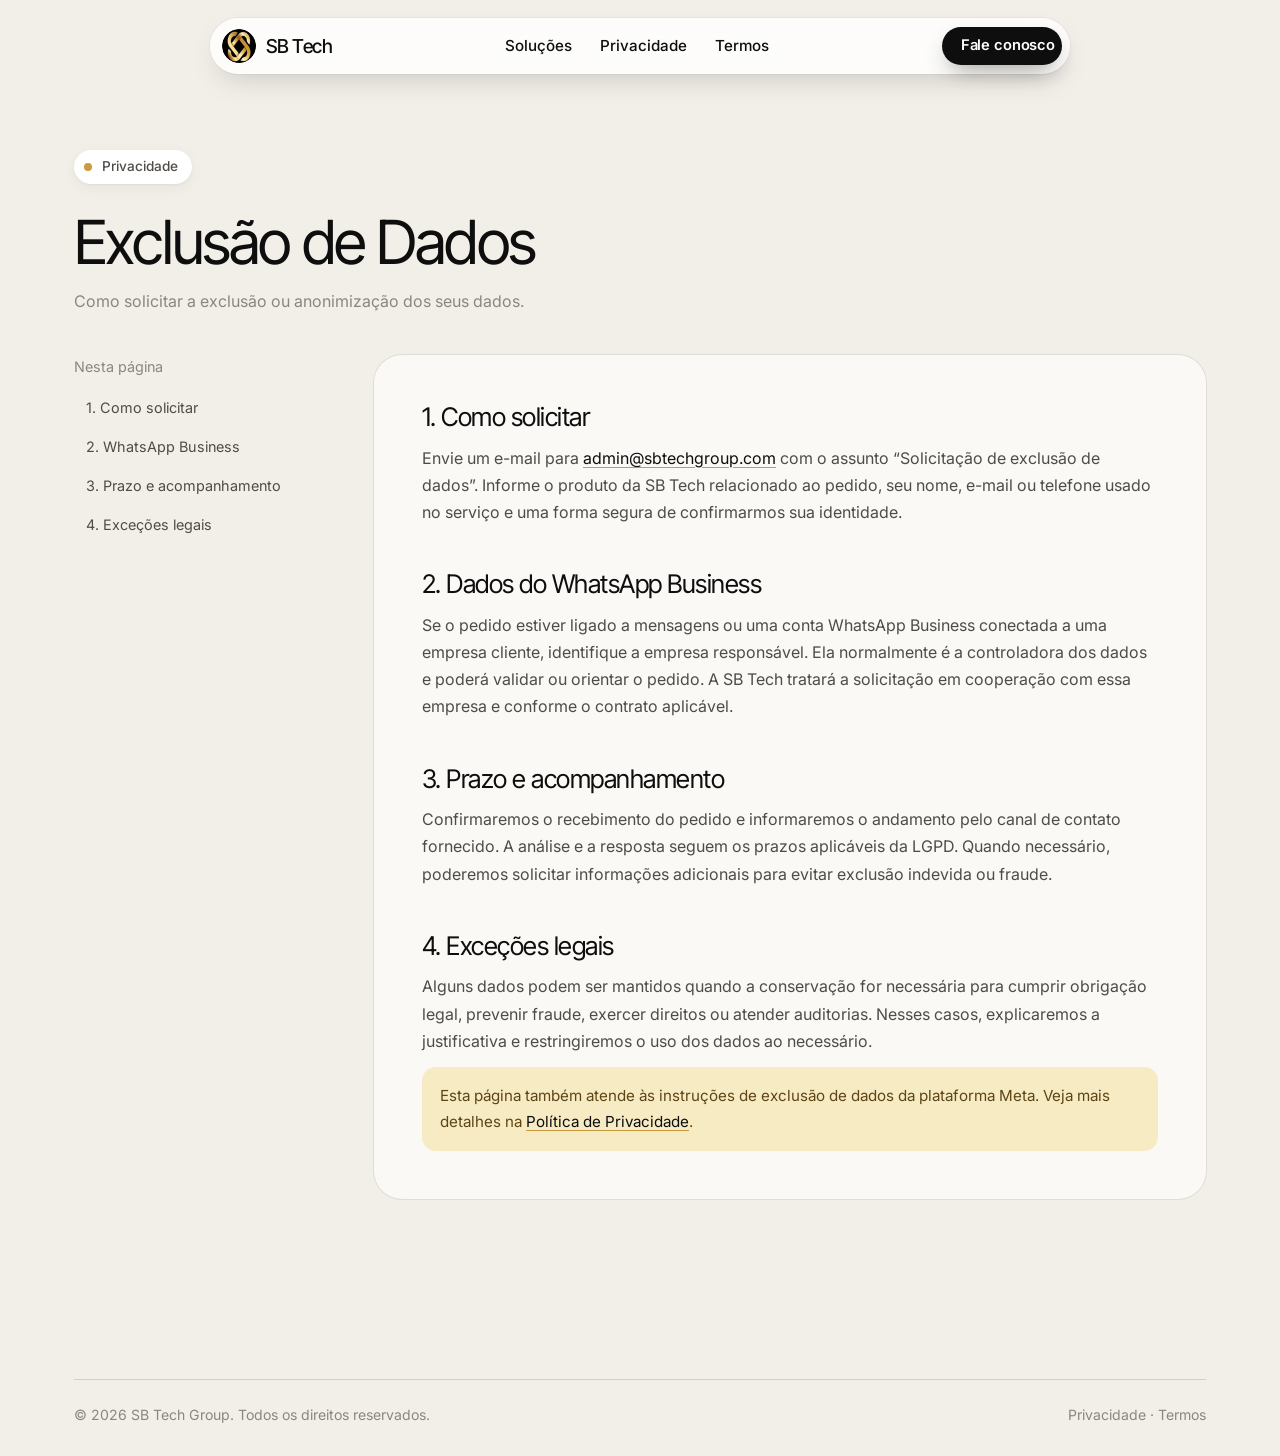
<file: exclusao-de-dados.html>
<!DOCTYPE html>
<html lang="pt-BR" class="no-js">
<head>
<meta charset="UTF-8">
<meta name="viewport" content="width=device-width, initial-scale=1.0">
<title>Exclusão de Dados — SB Tech Group</title>
<meta name="description" content="Instruções para solicitar a exclusão de dados pessoais tratados pela SB Tech Group.">
<meta name="theme-color" content="#f2efe9">
<link rel="icon" type="image/png" href="assets/favicon.png">
<link rel="preconnect" href="https://fonts.googleapis.com">
<link rel="preconnect" href="https://fonts.gstatic.com" crossorigin>
<link href="https://fonts.googleapis.com/css2?family=Inter+Tight:wght@300;400;500;600&family=Inter:wght@400;500;600&display=swap" rel="stylesheet">
<link rel="stylesheet" href="styles.css">
</head>
<body>
<header class="nav">
  <a href="index.html" class="brand" aria-label="SB Tech Group — início"><img src="assets/logo-icon.png" alt="" width="34" height="34"><span>SB Tech</span></a>
  <nav class="nav-links"><a href="index.html#solucoes">Soluções</a><a href="privacidade.html">Privacidade</a><a href="termos.html">Termos</a></nav>
  <div class="nav-actions"><a href="index.html#contato" class="btn btn-dark btn-sm"><span>Fale conosco</span></a></div>
</header>
<main class="legal">
  <div class="container">
    <div class="legal-head reveal"><span class="pill-tag"><span class="pulse"></span>Privacidade</span><h1>Exclusão de Dados</h1><p>Como solicitar a exclusão ou anonimização dos seus dados.</p></div>
    <div class="legal-wrap">
      <nav class="legal-toc" aria-label="Seções"><span>Nesta página</span><a href="#solicitar">1. Como solicitar</a><a href="#whatsapp">2. WhatsApp Business</a><a href="#prazo">3. Prazo e acompanhamento</a><a href="#excecoes">4. Exceções legais</a></nav>
      <article class="legal-body reveal">
        <h2 id="solicitar">1. Como solicitar</h2><p>Envie um e-mail para <a href="mailto:admin@sbtechgroup.com?subject=Solicitação%20de%20exclusão%20de%20dados">admin@sbtechgroup.com</a> com o assunto “Solicitação de exclusão de dados”. Informe o produto da SB Tech relacionado ao pedido, seu nome, e-mail ou telefone usado no serviço e uma forma segura de confirmarmos sua identidade.</p>
        <h2 id="whatsapp">2. Dados do WhatsApp Business</h2><p>Se o pedido estiver ligado a mensagens ou uma conta WhatsApp Business conectada a uma empresa cliente, identifique a empresa responsável. Ela normalmente é a controladora dos dados e poderá validar ou orientar o pedido. A SB Tech tratará a solicitação em cooperação com essa empresa e conforme o contrato aplicável.</p>
        <h2 id="prazo">3. Prazo e acompanhamento</h2><p>Confirmaremos o recebimento do pedido e informaremos o andamento pelo canal de contato fornecido. A análise e a resposta seguem os prazos aplicáveis da LGPD. Quando necessário, poderemos solicitar informações adicionais para evitar exclusão indevida ou fraude.</p>
        <h2 id="excecoes">4. Exceções legais</h2><p>Alguns dados podem ser mantidos quando a conservação for necessária para cumprir obrigação legal, prevenir fraude, exercer direitos ou atender auditorias. Nesses casos, explicaremos a justificativa e restringiremos o uso dos dados ao necessário.</p>
        <p class="legal-note">Esta página também atende às instruções de exclusão de dados da plataforma Meta. Veja mais detalhes na <a href="privacidade.html#meta-whatsapp">Política de Privacidade</a>.</p>
      </article>
    </div>
  </div>
</main>
<footer class="footer"><div class="container"><div class="footer-bottom"><span>© <span id="year"></span> SB Tech Group. Todos os direitos reservados.</span><span><a href="privacidade.html">Privacidade</a> · <a href="termos.html">Termos</a></span></div></div></footer>
<script src="script.js"></script>
</body>
</html>
</file>
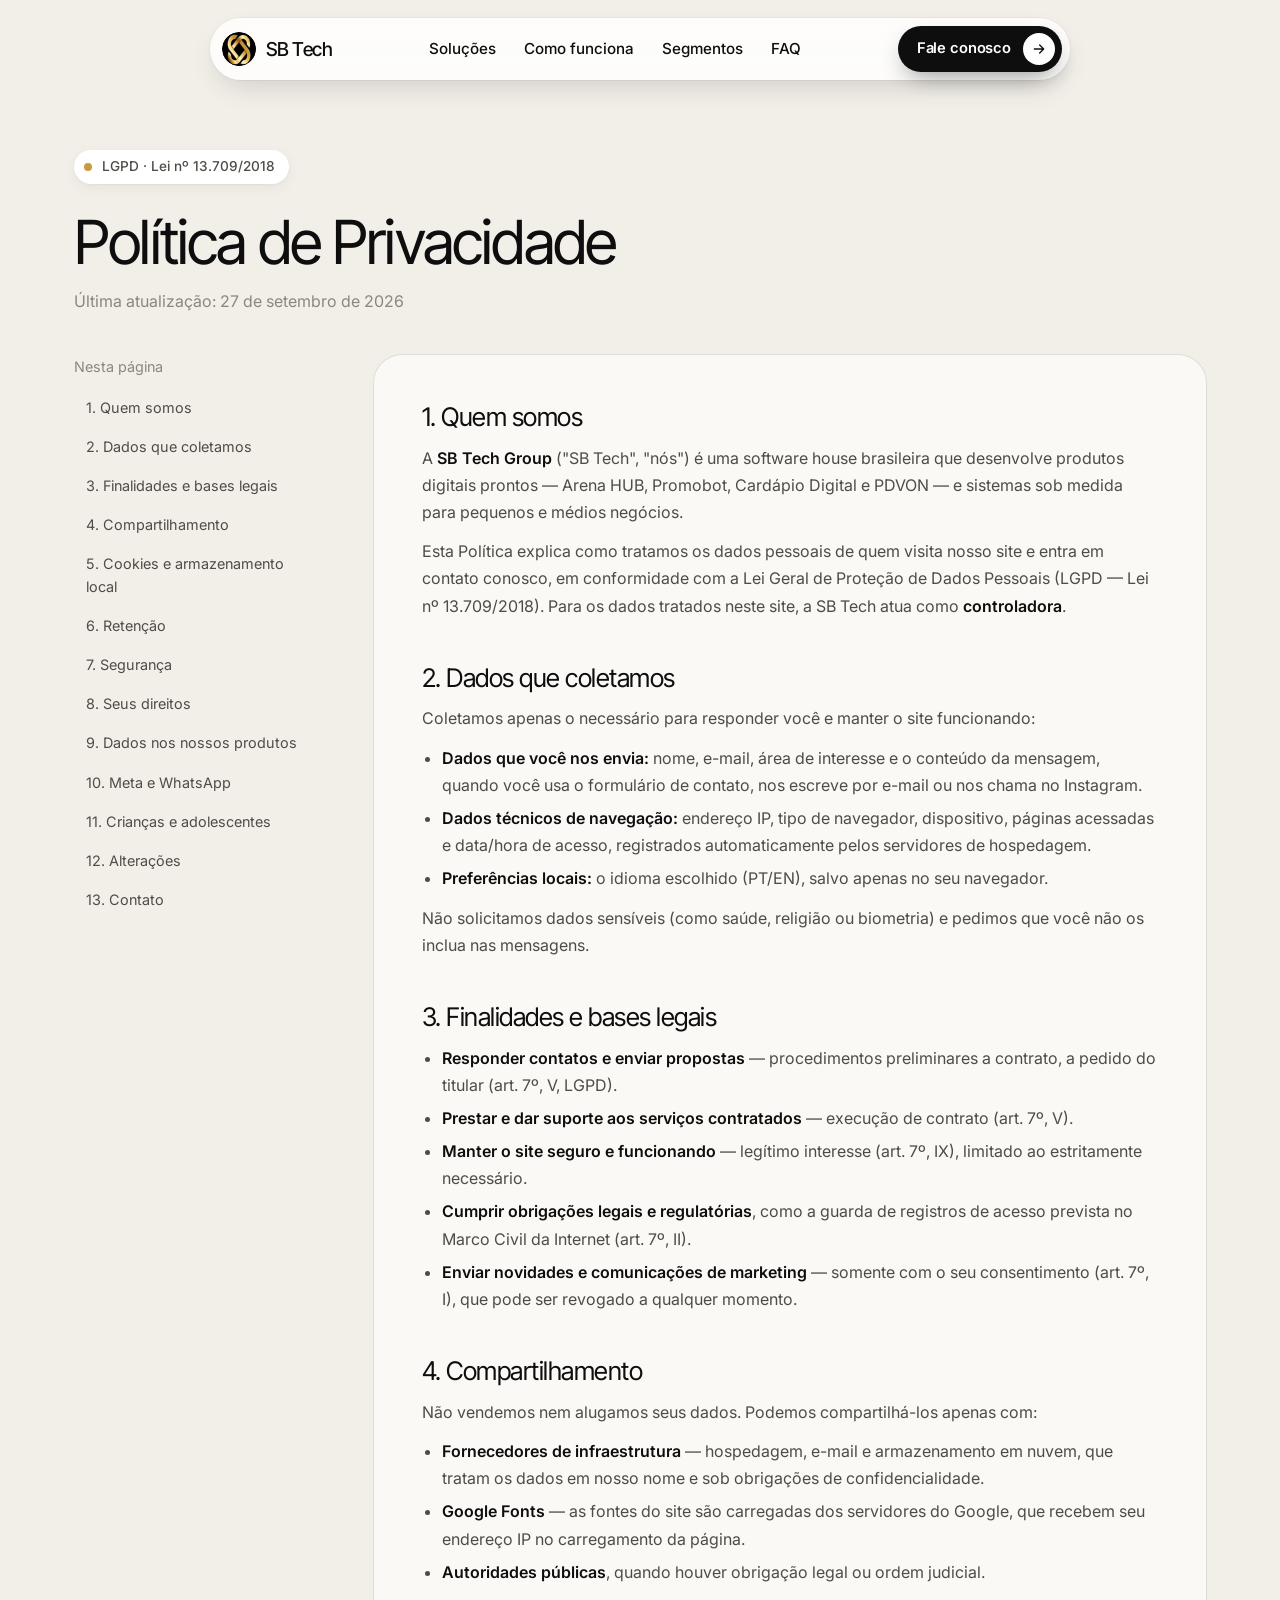
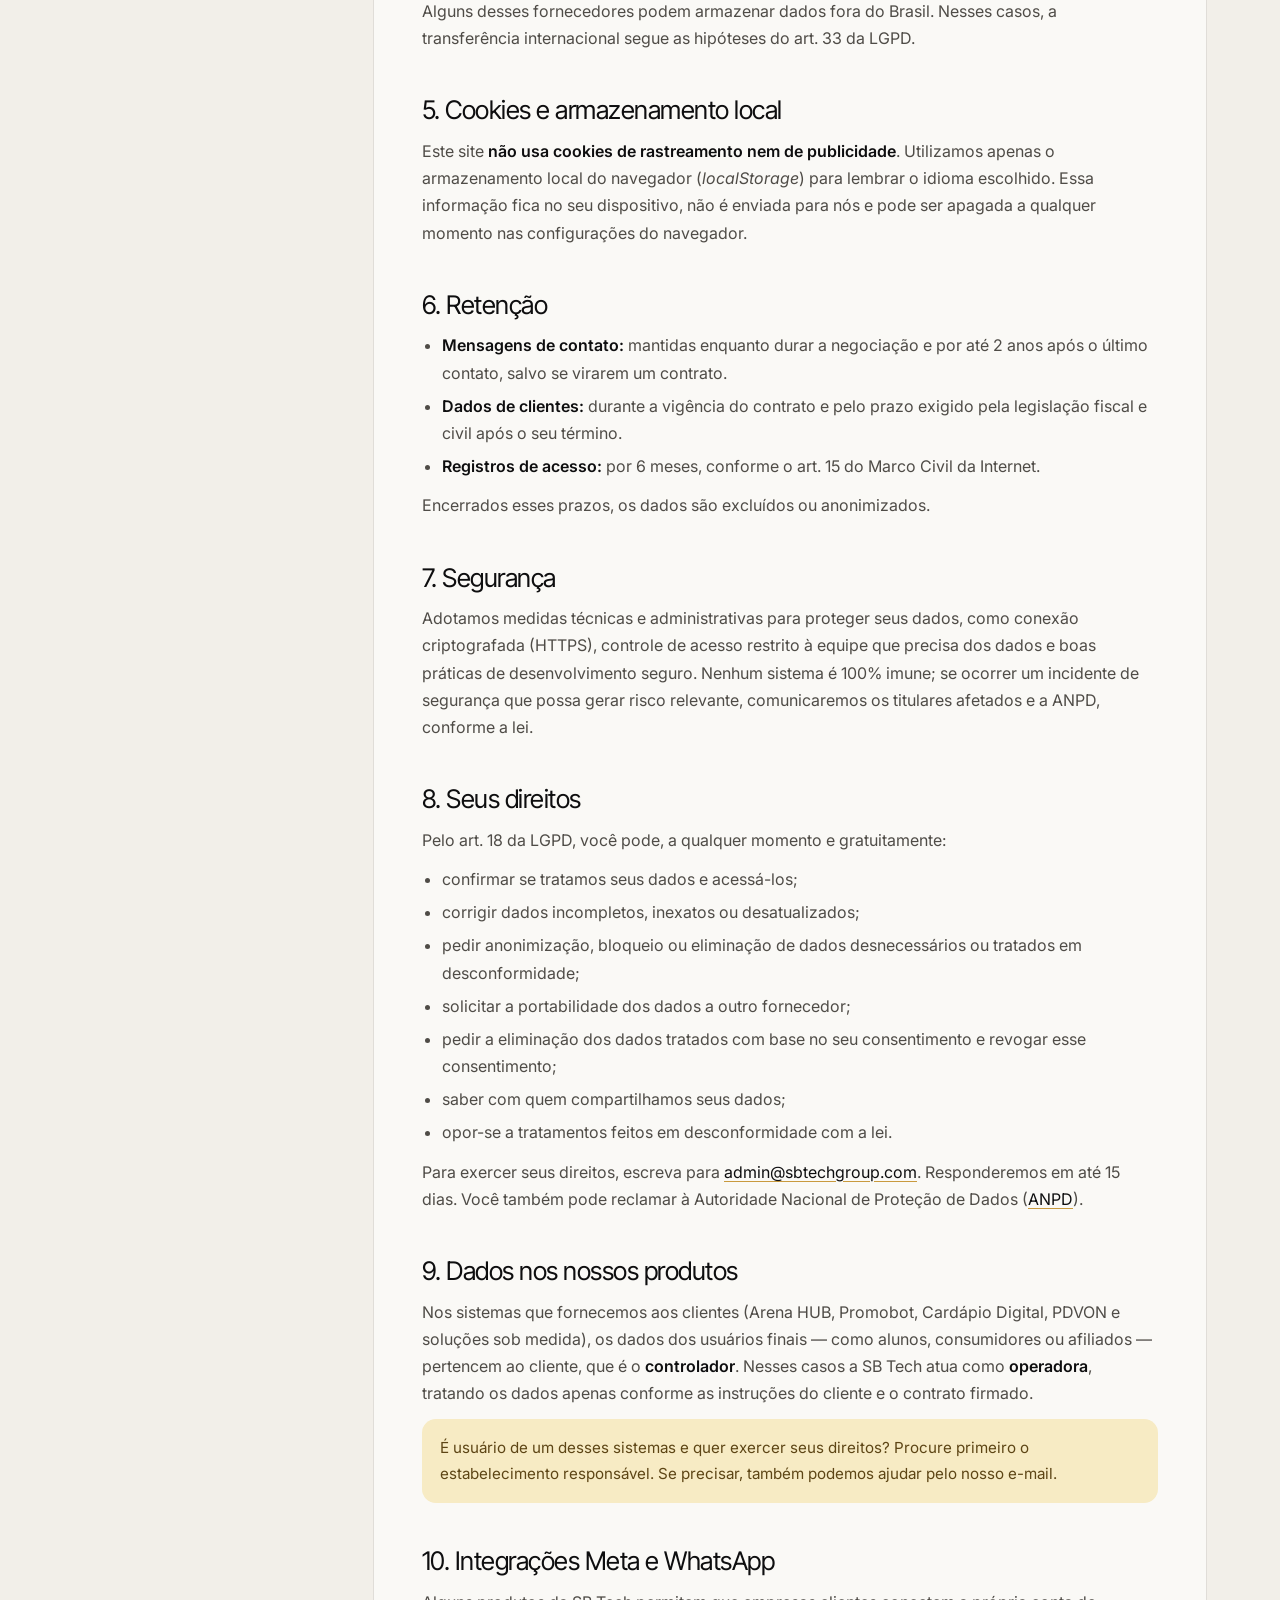
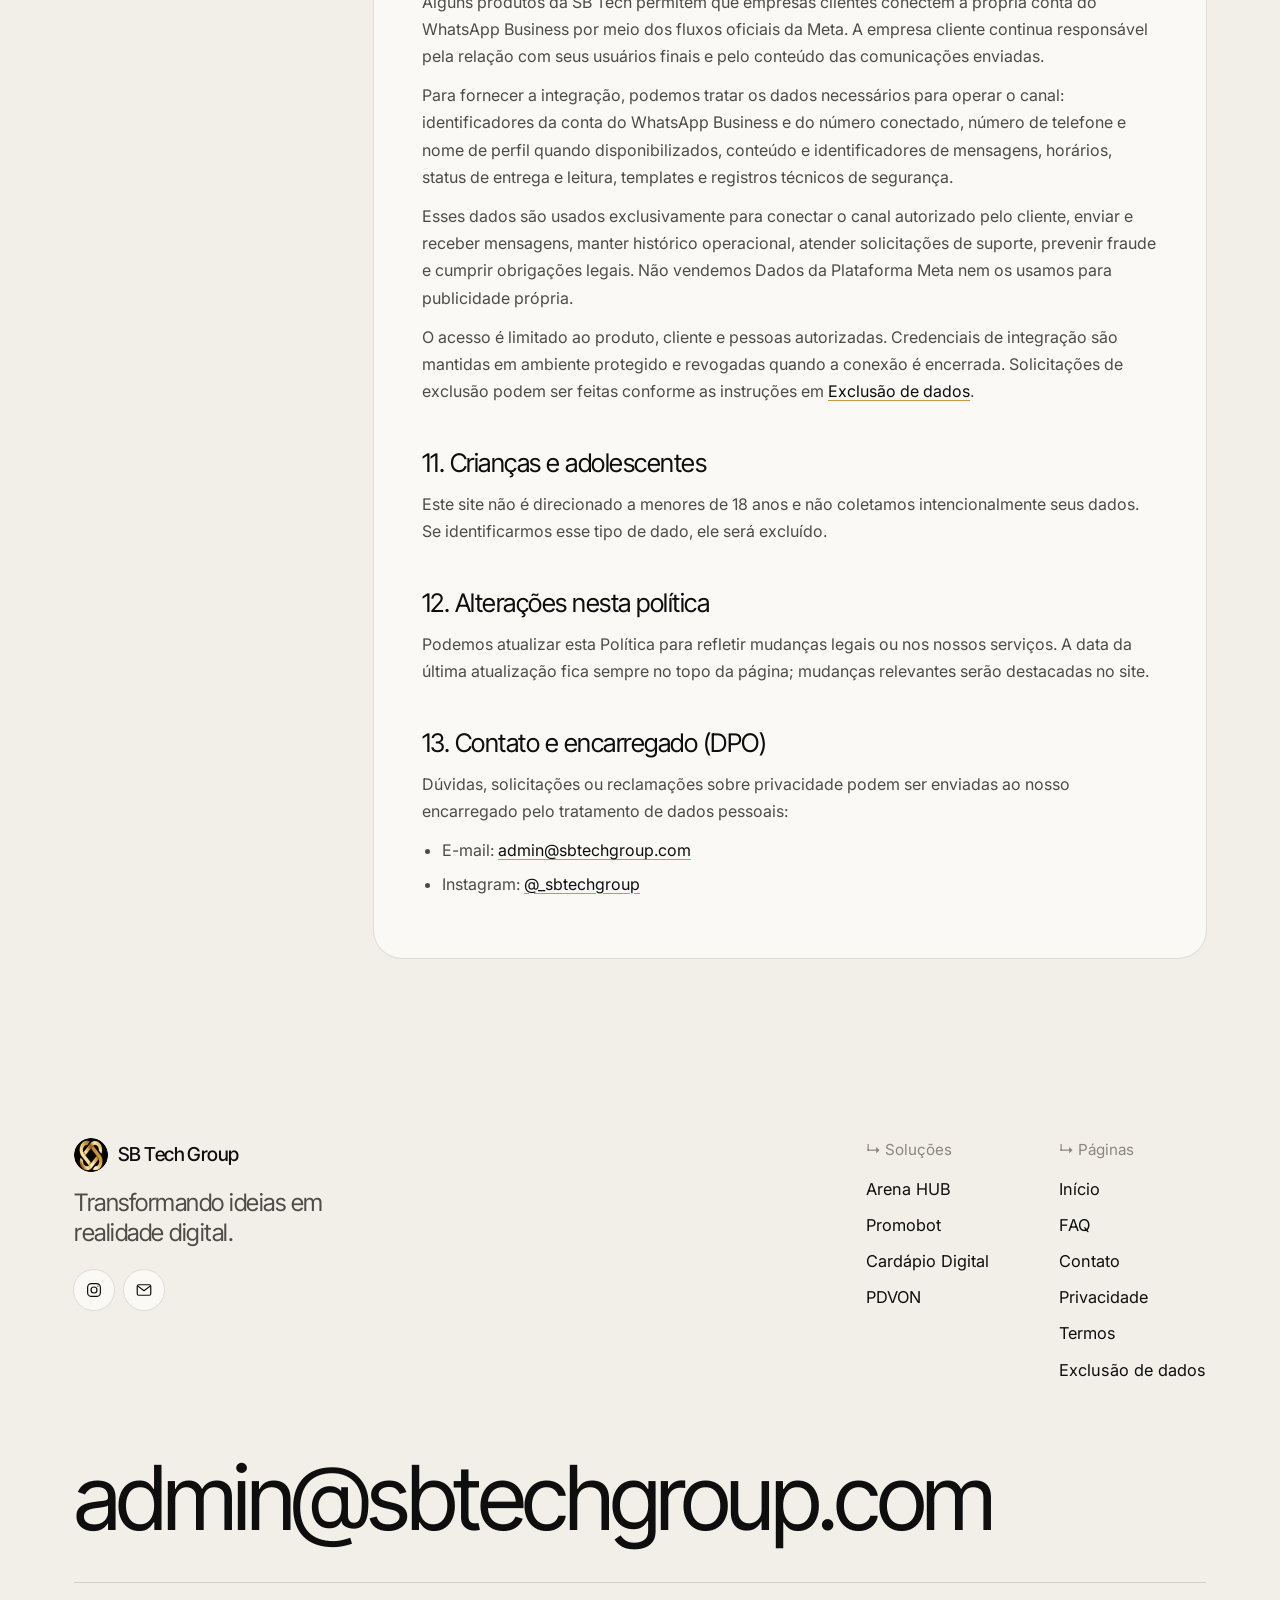
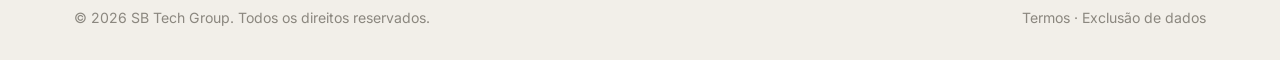
<file: privacidade.html>
<!DOCTYPE html>
<html lang="pt-BR" class="no-js">
<head>
<meta charset="UTF-8">
<meta name="viewport" content="width=device-width, initial-scale=1.0">
<title>Política de Privacidade — SB Tech Group</title>
<meta name="description" content="Como a SB Tech Group coleta, usa e protege seus dados pessoais, em conformidade com a LGPD (Lei nº 13.709/2018).">
<meta name="theme-color" content="#f2efe9">
<link rel="icon" type="image/png" href="assets/favicon.png">
<link rel="preconnect" href="https://fonts.googleapis.com">
<link rel="preconnect" href="https://fonts.gstatic.com" crossorigin>
<link href="https://fonts.googleapis.com/css2?family=Inter+Tight:wght@300;400;500;600&family=Inter:wght@400;500;600&display=swap" rel="stylesheet">
<link rel="stylesheet" href="styles.css">
</head>
<body>

<svg width="0" height="0" style="position:absolute" aria-hidden="true">
  <symbol id="i-arrow" viewBox="0 0 24 24"><path d="M5 12h14M13 6l6 6-6 6" fill="none" stroke="currentColor" stroke-width="2" stroke-linecap="round" stroke-linejoin="round"/></symbol>
  <symbol id="i-mail" viewBox="0 0 24 24"><g fill="none" stroke="currentColor" stroke-width="1.6" stroke-linecap="round" stroke-linejoin="round"><rect x="3" y="5" width="18" height="14" rx="2"/><path d="M3.5 6.5L12 13l8.5-6.5"/></g></symbol>
  <symbol id="i-insta" viewBox="0 0 24 24"><g fill="none" stroke="currentColor" stroke-width="1.6"><rect x="3.5" y="3.5" width="17" height="17" rx="5"/><circle cx="12" cy="12" r="4"/><circle cx="17.2" cy="6.8" r=".9" fill="currentColor" stroke="none"/></g></symbol>
</svg>

<header class="nav">
  <a href="index.html" class="brand" aria-label="SB Tech Group — início">
    <img src="assets/logo-icon.png" alt="" width="34" height="34">
    <span>SB Tech</span>
  </a>
  <nav class="nav-links" id="navLinks">
    <a href="index.html#solucoes">Soluções</a>
    <a href="index.html#processo">Como funciona</a>
    <a href="index.html#segmentos">Segmentos</a>
    <a href="index.html#faq">FAQ</a>
  </nav>
  <div class="nav-actions">
    <a href="index.html#contato" class="btn btn-dark btn-sm">
      <span>Fale conosco</span>
      <span class="btn-dot"><svg><use href="#i-arrow"/></svg></span>
    </a>
    <button class="burger" id="menuToggle" type="button" aria-label="Menu" aria-expanded="false"><span></span><span></span></button>
  </div>
</header>

<main class="legal">
  <div class="container">
    <div class="legal-head reveal">
      <span class="pill-tag"><span class="pulse"></span>LGPD · Lei nº 13.709/2018</span>
      <h1>Política de Privacidade</h1>
      <p>Última atualização: 27 de setembro de 2026</p>
    </div>

    <div class="legal-wrap">
      <nav class="legal-toc" aria-label="Seções">
        <span>Nesta página</span>
        <a href="#quem-somos">1. Quem somos</a>
        <a href="#dados">2. Dados que coletamos</a>
        <a href="#finalidades">3. Finalidades e bases legais</a>
        <a href="#compartilhamento">4. Compartilhamento</a>
        <a href="#cookies">5. Cookies e armazenamento local</a>
        <a href="#retencao">6. Retenção</a>
        <a href="#seguranca">7. Segurança</a>
        <a href="#direitos">8. Seus direitos</a>
        <a href="#produtos">9. Dados nos nossos produtos</a>
        <a href="#meta-whatsapp">10. Meta e WhatsApp</a>
        <a href="#menores">11. Crianças e adolescentes</a>
        <a href="#alteracoes">12. Alterações</a>
        <a href="#contato">13. Contato</a>
      </nav>

      <article class="legal-body reveal">
        <h2 id="quem-somos">1. Quem somos</h2>
        <p>A <strong>SB Tech Group</strong> ("SB Tech", "nós") é uma software house brasileira que desenvolve produtos digitais prontos — Arena HUB, Promobot, Cardápio Digital e PDVON — e sistemas sob medida para pequenos e médios negócios.</p>
        <p>Esta Política explica como tratamos os dados pessoais de quem visita nosso site e entra em contato conosco, em conformidade com a Lei Geral de Proteção de Dados Pessoais (LGPD — Lei nº 13.709/2018). Para os dados tratados neste site, a SB Tech atua como <strong>controladora</strong>.</p>

        <h2 id="dados">2. Dados que coletamos</h2>
        <p>Coletamos apenas o necessário para responder você e manter o site funcionando:</p>
        <ul>
          <li><strong>Dados que você nos envia:</strong> nome, e-mail, área de interesse e o conteúdo da mensagem, quando você usa o formulário de contato, nos escreve por e-mail ou nos chama no Instagram.</li>
          <li><strong>Dados técnicos de navegação:</strong> endereço IP, tipo de navegador, dispositivo, páginas acessadas e data/hora de acesso, registrados automaticamente pelos servidores de hospedagem.</li>
          <li><strong>Preferências locais:</strong> o idioma escolhido (PT/EN), salvo apenas no seu navegador.</li>
        </ul>
        <p>Não solicitamos dados sensíveis (como saúde, religião ou biometria) e pedimos que você não os inclua nas mensagens.</p>

        <h2 id="finalidades">3. Finalidades e bases legais</h2>
        <ul>
          <li><strong>Responder contatos e enviar propostas</strong> — procedimentos preliminares a contrato, a pedido do titular (art. 7º, V, LGPD).</li>
          <li><strong>Prestar e dar suporte aos serviços contratados</strong> — execução de contrato (art. 7º, V).</li>
          <li><strong>Manter o site seguro e funcionando</strong> — legítimo interesse (art. 7º, IX), limitado ao estritamente necessário.</li>
          <li><strong>Cumprir obrigações legais e regulatórias</strong>, como a guarda de registros de acesso prevista no Marco Civil da Internet (art. 7º, II).</li>
          <li><strong>Enviar novidades e comunicações de marketing</strong> — somente com o seu consentimento (art. 7º, I), que pode ser revogado a qualquer momento.</li>
        </ul>

        <h2 id="compartilhamento">4. Compartilhamento</h2>
        <p>Não vendemos nem alugamos seus dados. Podemos compartilhá-los apenas com:</p>
        <ul>
          <li><strong>Fornecedores de infraestrutura</strong> — hospedagem, e-mail e armazenamento em nuvem, que tratam os dados em nosso nome e sob obrigações de confidencialidade.</li>
          <li><strong>Google Fonts</strong> — as fontes do site são carregadas dos servidores do Google, que recebem seu endereço IP no carregamento da página.</li>
          <li><strong>Autoridades públicas</strong>, quando houver obrigação legal ou ordem judicial.</li>
        </ul>
        <p>Alguns desses fornecedores podem armazenar dados fora do Brasil. Nesses casos, a transferência internacional segue as hipóteses do art. 33 da LGPD.</p>

        <h2 id="cookies">5. Cookies e armazenamento local</h2>
        <p>Este site <strong>não usa cookies de rastreamento nem de publicidade</strong>. Utilizamos apenas o armazenamento local do navegador (<em>localStorage</em>) para lembrar o idioma escolhido. Essa informação fica no seu dispositivo, não é enviada para nós e pode ser apagada a qualquer momento nas configurações do navegador.</p>

        <h2 id="retencao">6. Retenção</h2>
        <ul>
          <li><strong>Mensagens de contato:</strong> mantidas enquanto durar a negociação e por até 2 anos após o último contato, salvo se virarem um contrato.</li>
          <li><strong>Dados de clientes:</strong> durante a vigência do contrato e pelo prazo exigido pela legislação fiscal e civil após o seu término.</li>
          <li><strong>Registros de acesso:</strong> por 6 meses, conforme o art. 15 do Marco Civil da Internet.</li>
        </ul>
        <p>Encerrados esses prazos, os dados são excluídos ou anonimizados.</p>

        <h2 id="seguranca">7. Segurança</h2>
        <p>Adotamos medidas técnicas e administrativas para proteger seus dados, como conexão criptografada (HTTPS), controle de acesso restrito à equipe que precisa dos dados e boas práticas de desenvolvimento seguro. Nenhum sistema é 100% imune; se ocorrer um incidente de segurança que possa gerar risco relevante, comunicaremos os titulares afetados e a ANPD, conforme a lei.</p>

        <h2 id="direitos">8. Seus direitos</h2>
        <p>Pelo art. 18 da LGPD, você pode, a qualquer momento e gratuitamente:</p>
        <ul>
          <li>confirmar se tratamos seus dados e acessá-los;</li>
          <li>corrigir dados incompletos, inexatos ou desatualizados;</li>
          <li>pedir anonimização, bloqueio ou eliminação de dados desnecessários ou tratados em desconformidade;</li>
          <li>solicitar a portabilidade dos dados a outro fornecedor;</li>
          <li>pedir a eliminação dos dados tratados com base no seu consentimento e revogar esse consentimento;</li>
          <li>saber com quem compartilhamos seus dados;</li>
          <li>opor-se a tratamentos feitos em desconformidade com a lei.</li>
        </ul>
        <p>Para exercer seus direitos, escreva para <a href="mailto:admin@sbtechgroup.com">admin@sbtechgroup.com</a>. Responderemos em até 15 dias. Você também pode reclamar à Autoridade Nacional de Proteção de Dados (<a href="https://www.gov.br/anpd" target="_blank" rel="noopener">ANPD</a>).</p>

        <h2 id="produtos">9. Dados nos nossos produtos</h2>
        <p>Nos sistemas que fornecemos aos clientes (Arena HUB, Promobot, Cardápio Digital, PDVON e soluções sob medida), os dados dos usuários finais — como alunos, consumidores ou afiliados — pertencem ao cliente, que é o <strong>controlador</strong>. Nesses casos a SB Tech atua como <strong>operadora</strong>, tratando os dados apenas conforme as instruções do cliente e o contrato firmado.</p>
        <p class="legal-note">É usuário de um desses sistemas e quer exercer seus direitos? Procure primeiro o estabelecimento responsável. Se precisar, também podemos ajudar pelo nosso e-mail.</p>

        <h2 id="meta-whatsapp">10. Integrações Meta e WhatsApp</h2>
        <p>Alguns produtos da SB Tech permitem que empresas clientes conectem a própria conta do WhatsApp Business por meio dos fluxos oficiais da Meta. A empresa cliente continua responsável pela relação com seus usuários finais e pelo conteúdo das comunicações enviadas.</p>
        <p>Para fornecer a integração, podemos tratar os dados necessários para operar o canal: identificadores da conta do WhatsApp Business e do número conectado, número de telefone e nome de perfil quando disponibilizados, conteúdo e identificadores de mensagens, horários, status de entrega e leitura, templates e registros técnicos de segurança.</p>
        <p>Esses dados são usados exclusivamente para conectar o canal autorizado pelo cliente, enviar e receber mensagens, manter histórico operacional, atender solicitações de suporte, prevenir fraude e cumprir obrigações legais. Não vendemos Dados da Plataforma Meta nem os usamos para publicidade própria.</p>
        <p>O acesso é limitado ao produto, cliente e pessoas autorizadas. Credenciais de integração são mantidas em ambiente protegido e revogadas quando a conexão é encerrada. Solicitações de exclusão podem ser feitas conforme as instruções em <a href="exclusao-de-dados.html">Exclusão de dados</a>.</p>

        <h2 id="menores">11. Crianças e adolescentes</h2>
        <p>Este site não é direcionado a menores de 18 anos e não coletamos intencionalmente seus dados. Se identificarmos esse tipo de dado, ele será excluído.</p>

        <h2 id="alteracoes">12. Alterações nesta política</h2>
        <p>Podemos atualizar esta Política para refletir mudanças legais ou nos nossos serviços. A data da última atualização fica sempre no topo da página; mudanças relevantes serão destacadas no site.</p>

        <h2 id="contato">13. Contato e encarregado (DPO)</h2>
        <p>Dúvidas, solicitações ou reclamações sobre privacidade podem ser enviadas ao nosso encarregado pelo tratamento de dados pessoais:</p>
        <ul>
          <li>E-mail: <a href="mailto:admin@sbtechgroup.com">admin@sbtechgroup.com</a></li>
          <li>Instagram: <a href="https://www.instagram.com/_sbtechgroup/" target="_blank" rel="noopener">@_sbtechgroup</a></li>
        </ul>
      </article>
    </div>
  </div>
</main>

<footer class="footer">
  <div class="container">
    <div class="footer-top">
      <div>
        <a href="index.html" class="brand"><img src="assets/logo-icon.png" alt="" width="34" height="34"><span>SB Tech Group</span></a>
        <p class="footer-slogan">Transformando ideias em realidade digital.</p>
        <div class="socials">
          <a href="https://www.instagram.com/_sbtechgroup/" target="_blank" rel="noopener" aria-label="Instagram"><svg><use href="#i-insta"/></svg></a>
          <a href="mailto:admin@sbtechgroup.com" aria-label="E-mail"><svg><use href="#i-mail"/></svg></a>
        </div>
      </div>
      <div class="footer-cols">
        <div>
          <span class="f-title">↳ Soluções</span>
          <a href="index.html#solucoes">Arena HUB</a>
          <a href="index.html#solucoes">Promobot</a>
          <a href="index.html#solucoes">Cardápio Digital</a>
          <a href="index.html#solucoes">PDVON</a>
        </div>
        <div>
          <span class="f-title">↳ Páginas</span>
          <a href="index.html">Início</a>
          <a href="index.html#faq">FAQ</a>
          <a href="index.html#contato">Contato</a>
          <a href="privacidade.html">Privacidade</a>
          <a href="termos.html">Termos</a>
          <a href="exclusao-de-dados.html">Exclusão de dados</a>
        </div>
      </div>
    </div>
    <a href="mailto:admin@sbtechgroup.com" class="footer-mega">admin@sbtechgroup.com</a>
    <div class="footer-bottom">
      <span>© <span id="year"></span> SB Tech Group. Todos os direitos reservados.</span>
      <span><a href="termos.html">Termos</a> · <a href="exclusao-de-dados.html">Exclusão de dados</a></span>
    </div>
  </div>
</footer>

<script src="script.js"></script>
</body>
</html>
</file>
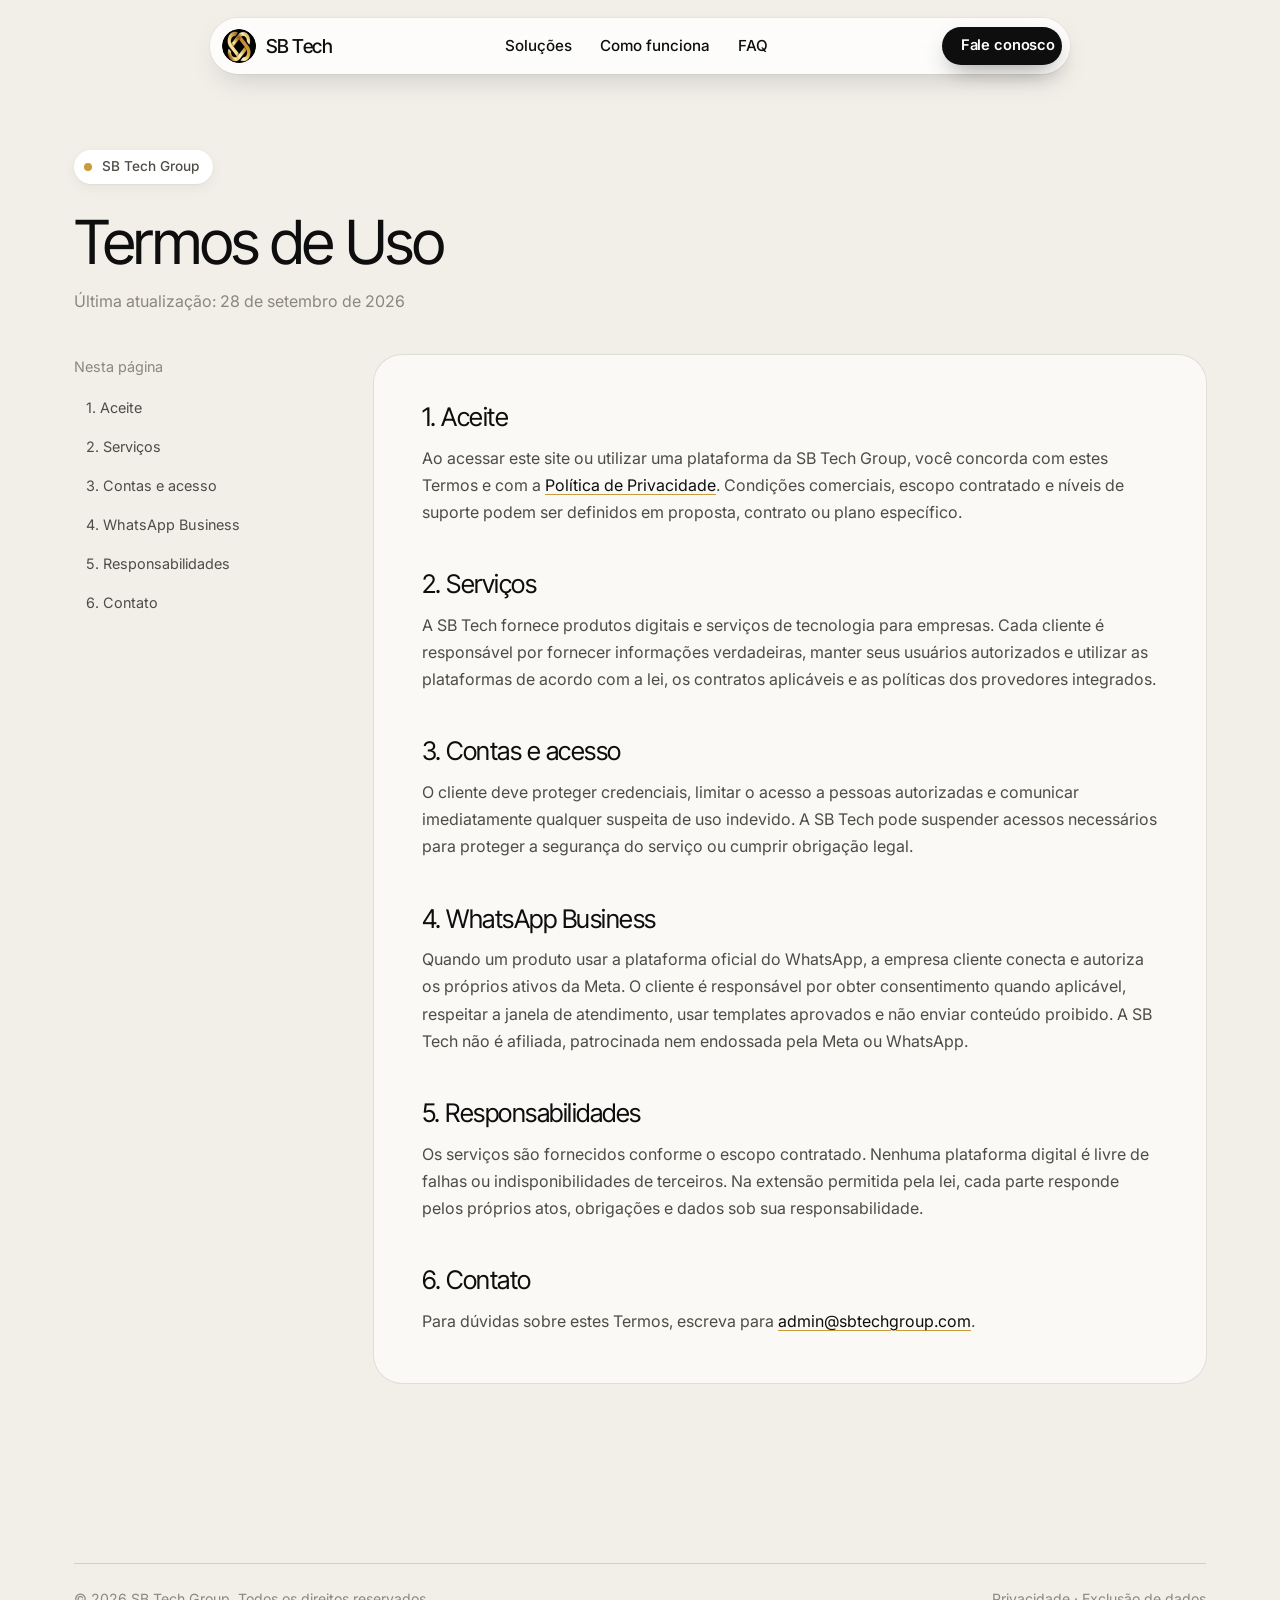
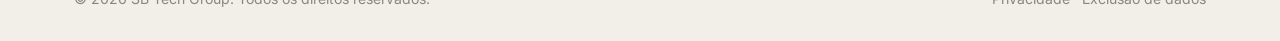
<file: termos.html>
<!DOCTYPE html>
<html lang="pt-BR" class="no-js">
<head>
<meta charset="UTF-8">
<meta name="viewport" content="width=device-width, initial-scale=1.0">
<title>Termos de Uso — SB Tech Group</title>
<meta name="description" content="Termos de uso do site e das plataformas digitais da SB Tech Group.">
<meta name="theme-color" content="#f2efe9">
<link rel="icon" type="image/png" href="assets/favicon.png">
<link rel="preconnect" href="https://fonts.googleapis.com">
<link rel="preconnect" href="https://fonts.gstatic.com" crossorigin>
<link href="https://fonts.googleapis.com/css2?family=Inter+Tight:wght@300;400;500;600&family=Inter:wght@400;500;600&display=swap" rel="stylesheet">
<link rel="stylesheet" href="styles.css">
</head>
<body>
<header class="nav">
  <a href="index.html" class="brand" aria-label="SB Tech Group — início"><img src="assets/logo-icon.png" alt="" width="34" height="34"><span>SB Tech</span></a>
  <nav class="nav-links"><a href="index.html#solucoes">Soluções</a><a href="index.html#processo">Como funciona</a><a href="index.html#faq">FAQ</a></nav>
  <div class="nav-actions"><a href="index.html#contato" class="btn btn-dark btn-sm"><span>Fale conosco</span></a></div>
</header>
<main class="legal">
  <div class="container">
    <div class="legal-head reveal"><span class="pill-tag"><span class="pulse"></span>SB Tech Group</span><h1>Termos de Uso</h1><p>Última atualização: 28 de setembro de 2026</p></div>
    <div class="legal-wrap">
      <nav class="legal-toc" aria-label="Seções"><span>Nesta página</span><a href="#aceite">1. Aceite</a><a href="#servicos">2. Serviços</a><a href="#contas">3. Contas e acesso</a><a href="#whatsapp">4. WhatsApp Business</a><a href="#responsabilidades">5. Responsabilidades</a><a href="#contato">6. Contato</a></nav>
      <article class="legal-body reveal">
        <h2 id="aceite">1. Aceite</h2><p>Ao acessar este site ou utilizar uma plataforma da SB Tech Group, você concorda com estes Termos e com a <a href="privacidade.html">Política de Privacidade</a>. Condições comerciais, escopo contratado e níveis de suporte podem ser definidos em proposta, contrato ou plano específico.</p>
        <h2 id="servicos">2. Serviços</h2><p>A SB Tech fornece produtos digitais e serviços de tecnologia para empresas. Cada cliente é responsável por fornecer informações verdadeiras, manter seus usuários autorizados e utilizar as plataformas de acordo com a lei, os contratos aplicáveis e as políticas dos provedores integrados.</p>
        <h2 id="contas">3. Contas e acesso</h2><p>O cliente deve proteger credenciais, limitar o acesso a pessoas autorizadas e comunicar imediatamente qualquer suspeita de uso indevido. A SB Tech pode suspender acessos necessários para proteger a segurança do serviço ou cumprir obrigação legal.</p>
        <h2 id="whatsapp">4. WhatsApp Business</h2><p>Quando um produto usar a plataforma oficial do WhatsApp, a empresa cliente conecta e autoriza os próprios ativos da Meta. O cliente é responsável por obter consentimento quando aplicável, respeitar a janela de atendimento, usar templates aprovados e não enviar conteúdo proibido. A SB Tech não é afiliada, patrocinada nem endossada pela Meta ou WhatsApp.</p>
        <h2 id="responsabilidades">5. Responsabilidades</h2><p>Os serviços são fornecidos conforme o escopo contratado. Nenhuma plataforma digital é livre de falhas ou indisponibilidades de terceiros. Na extensão permitida pela lei, cada parte responde pelos próprios atos, obrigações e dados sob sua responsabilidade.</p>
        <h2 id="contato">6. Contato</h2><p>Para dúvidas sobre estes Termos, escreva para <a href="mailto:admin@sbtechgroup.com">admin@sbtechgroup.com</a>.</p>
      </article>
    </div>
  </div>
</main>
<footer class="footer"><div class="container"><div class="footer-bottom"><span>© <span id="year"></span> SB Tech Group. Todos os direitos reservados.</span><span><a href="privacidade.html">Privacidade</a> · <a href="exclusao-de-dados.html">Exclusão de dados</a></span></div></div></footer>
<script src="script.js"></script>
</body>
</html>
</file>
<file: styles.css>
/* ============ SB TECH — Landing ============ */

:root{
  --bg: #f2efe9;
  --bg-2: #ebe7df;
  --surface: #faf9f6;
  --white: #ffffff;
  --ink: #0e0e0f;
  --ink-2: #4f4c47;
  --ink-3: #8b877f;
  --line: rgba(14,14,15,.08);
  --line-2: rgba(14,14,15,.14);
  --gold: #c99a3e;
  --gold-2: #e3bd6b;
  --gold-soft: #f7ebc4;
  --gold-grad: linear-gradient(135deg,#f3d893 0%,#d9ab52 50%,#a97f2c 100%);
  --dark: #0c0c0d;
  --dark-2: #17171a;
  --r-xl: 28px;
  --r-lg: 20px;
  --r-md: 14px;
  --shadow-sm: 0 1px 2px rgba(0,0,0,.04), 0 4px 14px rgba(0,0,0,.05);
  --shadow: 0 2px 4px rgba(0,0,0,.03), 0 18px 40px -12px rgba(0,0,0,.14);
  --shadow-lg: 0 30px 70px -20px rgba(0,0,0,.25);
  --container: 1180px;
  --f-head: "Inter Tight", "Inter", system-ui, sans-serif;
  --f-body: "Inter", system-ui, sans-serif;
  --ease: cubic-bezier(.22,.8,.26,1);
}

*,*::before,*::after{ box-sizing:border-box; }
html{ scroll-behavior:smooth; scroll-padding-top:100px; }
body{
  margin:0; background:var(--bg); color:var(--ink);
  font-family:var(--f-body); font-size:16px; line-height:1.6;
  -webkit-font-smoothing:antialiased; overflow-x:hidden;
}
img{ max-width:100%; display:block; }
a{ color:inherit; text-decoration:none; }
button{ font:inherit; color:inherit; cursor:pointer; }
svg{ width:1em; height:1em; flex-shrink:0; }
h1,h2,h3,h4{ font-family:var(--f-head); font-weight:400; letter-spacing:-.02em; line-height:1.08; margin:0; }
h2{ font-size:clamp(2rem,4.2vw,3.2rem); }
p{ margin:0; }
.container{ width:100%; max-width:var(--container); margin:0 auto; padding:0 24px; }
.muted{ color:var(--ink-3); }
.lead{ color:var(--ink-2); font-size:1.12rem; line-height:1.6; }
:focus-visible{ outline:2px solid var(--gold); outline-offset:3px; border-radius:8px; }

/* ---------- Buttons ---------- */
.btn{
  display:inline-flex; align-items:center; gap:14px;
  padding:8px 8px 8px 22px; border-radius:999px; border:1.5px solid transparent;
  font-weight:600; font-size:.98rem; letter-spacing:-.01em; white-space:nowrap;
  transition:transform .25s var(--ease), box-shadow .25s var(--ease), background .2s;
}
.btn:hover{ transform:translateY(-2px); }
.btn-sm{ padding:6px 6px 6px 18px; font-size:.92rem; gap:12px; }
.btn-dot{
  width:36px; height:36px; border-radius:50%; background:#fff; color:var(--ink);
  display:grid; place-items:center; font-size:18px; transition:transform .3s var(--ease);
}
.btn-sm .btn-dot{ width:32px; height:32px; font-size:16px; }
.btn:hover .btn-dot{ transform:rotate(-45deg); }
.btn-dot.dark{ background:var(--ink); color:#fff; }
.btn-dark{ background:var(--ink); color:#fff; box-shadow:0 10px 24px -8px rgba(0,0,0,.45); }
.btn-ghost{ padding:13px 24px; border-color:var(--ink); color:var(--ink); }
.btn-ghost:hover{ background:var(--ink); color:#fff; }
.btn-gold{ background:var(--gold-grad); color:var(--ink); box-shadow:0 12px 30px -10px rgba(217,171,82,.6); }

/* ---------- Nav ---------- */
.nav{
  position:fixed; top:18px; left:50%; transform:translateX(-50%); z-index:50;
  width:min(860px, calc(100% - 32px));
  display:flex; align-items:center; justify-content:space-between; gap:16px;
  padding:8px 8px 8px 12px; border-radius:999px;
  background:rgba(255,255,255,.82); backdrop-filter:blur(14px) saturate(1.4); -webkit-backdrop-filter:blur(14px) saturate(1.4);
  box-shadow:0 0 0 1px rgba(0,0,0,.04), 0 12px 30px -10px rgba(0,0,0,.18);
  transition:box-shadow .3s;
}
.brand{ display:flex; align-items:center; gap:10px; white-space:nowrap; font-family:var(--f-head); font-weight:500; font-size:1.2rem; letter-spacing:-.03em; }
.brand img{ width:34px; height:34px; border-radius:50%; }
.nav-links{ display:flex; gap:4px; }
.nav-links a{ white-space:nowrap; padding:8px 12px; border-radius:999px; font-size:.95rem; font-weight:500; transition:background .2s; }
.nav-links a:hover{ background:var(--bg); }
.nav-actions{ display:flex; align-items:center; gap:8px; }
.lang{ display:flex; border:0; background:var(--bg); border-radius:999px; padding:3px; font-size:.75rem; font-weight:600; }
.lang span{ padding:5px 8px; border-radius:999px; color:var(--ink-3); transition:.2s; }
.lang span.active{ background:#fff; color:var(--ink); box-shadow:var(--shadow-sm); }
.burger{ display:none; width:40px; height:40px; border:0; border-radius:50%; background:var(--bg); position:relative; }
.burger span{ position:absolute; left:12px; right:12px; height:1.6px; background:var(--ink); transition:.3s var(--ease); }
.burger span:first-child{ top:16px; } .burger span:last-child{ top:23px; }
.burger.is-active span:first-child{ top:19.5px; transform:rotate(45deg); }
.burger.is-active span:last-child{ top:19.5px; transform:rotate(-45deg); }

/* ---------- Hero ---------- */
.hero{ position:relative; padding:170px 0 40px; overflow:hidden; }
.hero-stripes{
  position:absolute; inset:0; pointer-events:none;
  background:repeating-linear-gradient(90deg, transparent 0 78px, rgba(255,255,255,.55) 78px 156px);
  mask-image:linear-gradient(180deg,#000 0%,rgba(0,0,0,.6) 60%,transparent 100%);
  -webkit-mask-image:linear-gradient(180deg,#000 0%,rgba(0,0,0,.6) 60%,transparent 100%);
}
.hero-grid > *,.integr-grid > *,.paths-grid > *,.contact-grid > *,.faq-grid > *,.panel > *{ min-width:0; }
.hero-grid{ position:relative; display:grid; grid-template-columns:1.05fr 1fr; gap:48px; align-items:center; }
.pill-tag{
  display:inline-flex; align-items:center; gap:10px; padding:6px 14px 6px 10px;
  background:#fff; border-radius:999px; font-size:.85rem; font-weight:500; color:var(--ink-2);
  box-shadow:var(--shadow-sm); margin-bottom:26px;
}
.pulse{ width:8px; height:8px; border-radius:50%; background:var(--gold); box-shadow:0 0 0 0 rgba(201,154,62,.6); animation:pulse 2.2s infinite; }
@keyframes pulse{ 70%{ box-shadow:0 0 0 9px rgba(201,154,62,0); } 100%{ box-shadow:0 0 0 0 rgba(201,154,62,0); } }
.hero h1{ font-size:clamp(2.6rem,5.6vw,4.4rem); letter-spacing:-.03em; line-height:1.04; max-width:12ch; }
.hero .lead{ margin-top:26px; max-width:46ch; }
.hero-actions{ display:flex; gap:12px; flex-wrap:wrap; margin-top:36px; }

.hero-visual{ position:relative; height:470px; perspective:1400px; }
.float-card{
  position:absolute; background:var(--surface); border-radius:22px; padding:22px;
  box-shadow:0 0 0 1px rgba(0,0,0,.04), var(--shadow-lg);
}
.fc-head{ display:flex; justify-content:space-between; align-items:baseline; font-size:.85rem; margin-bottom:14px; }
.fc-head strong{ font-family:var(--f-head); font-size:1.15rem; font-weight:500; letter-spacing:-.02em; }
.orders{ top:0; left:0; width:78%; transform:rotateY(-8deg) rotateX(4deg) rotateZ(1.2deg); animation:floatA 7s ease-in-out infinite; }
.order-row{ display:grid; grid-template-columns:38px 1fr auto; gap:12px; align-items:center; padding:12px; border-radius:14px; }
.order-row b{ display:block; font-size:.92rem; font-weight:600; }
.order-row small{ display:block; font-size:.78rem; color:var(--ink-3); }
.order-row.is-hl{ background:var(--gold-soft); }
.order-val{ font-size:.85rem; font-weight:600; }
.fc-link{ display:block; margin:10px 12px 2px; font-size:.84rem; font-weight:500; color:var(--ink-2); }
.av{
  width:38px; height:38px; border-radius:50%; display:grid; place-items:center;
  font-size:.72rem; font-weight:700; color:#fff; border:2px solid #fff;
}
.av-a{ background:linear-gradient(135deg,#e3bd6b,#a97f2c); }
.av-b{ background:linear-gradient(135deg,#3a3a3f,#0e0e0f); }
.av-c{ background:linear-gradient(135deg,#9fc3ae,#5b8c73); }
.av-more{ background:#f1d6d6; color:#b04a4a; }
.sales{ right:0; bottom:10px; width:58%; transform:rotateY(-10deg) rotateX(6deg) rotateZ(-2deg); animation:floatB 8s ease-in-out infinite; }
.delta{ color:#c0503f; font-weight:600; font-size:.82rem; }
.delta .muted{ font-weight:400; }
.big-num{ font-family:var(--f-head); font-size:2rem; letter-spacing:-.04em; margin:-4px 0 14px; }
.stack-bars{ display:flex; justify-content:space-between; align-items:flex-end; height:130px; gap:8px; }
.stack-bars div{ flex:1; height:100%; display:flex; flex-direction:column-reverse; align-items:center; gap:0; position:relative; padding-bottom:22px; }
.stack-bars i{ width:100%; max-width:20px; display:block; }
.stack-bars i:nth-child(1){ height:var(--a); background:var(--gold); border-radius:0 0 5px 5px; }
.stack-bars i:nth-child(2){ height:var(--b); background:#2a2a2e; }
.stack-bars i:nth-child(3){ height:var(--c); background:#e6dfd2; border-radius:5px 5px 0 0; }
.stack-bars em{ position:absolute; bottom:0; font-style:normal; font-size:.72rem; color:var(--ink-3); }
.float-chip{
  position:absolute; left:-18px; bottom:120px; display:flex; align-items:center; gap:10px;
  background:var(--ink); color:#fff; padding:10px 16px 10px 10px; border-radius:999px;
  font-size:.82rem; font-weight:500; box-shadow:var(--shadow-lg); animation:floatA 6s ease-in-out infinite reverse;
}
.chip-ic{ width:26px; height:26px; border-radius:50%; background:var(--gold-grad); color:var(--ink); display:grid; place-items:center; font-size:14px; }
@keyframes floatA{ 50%{ translate:0 -10px; } }
@keyframes floatB{ 50%{ translate:0 8px; } }

/* marquee */
.marquee{
  margin-top:70px; overflow:hidden;
  mask-image:linear-gradient(90deg,transparent,#000 15%,#000 85%,transparent);
  -webkit-mask-image:linear-gradient(90deg,transparent,#000 15%,#000 85%,transparent);
}
.marquee-track{ display:flex; gap:64px; width:max-content; animation:marquee 32s linear infinite; }
.marquee-track span{ display:flex; align-items:center; gap:12px; font-family:var(--f-head); font-size:1.9rem; font-weight:500; letter-spacing:-.03em; color:#b3aea5; white-space:nowrap; }
.marquee-track em{ font-style:normal; }
.marquee-track svg{ font-size:1.9rem; }
@keyframes marquee{ to{ transform:translateX(calc(-50% - 32px)); } }

/* ---------- Showcase ---------- */
.showcase{ padding:70px 0 40px; }
.app-frame{
  display:grid; grid-template-columns:210px 1fr; background:var(--surface);
  border-radius:var(--r-xl); box-shadow:0 0 0 1px var(--line), var(--shadow);
  overflow:hidden; font-size:.82rem; max-width:1040px; margin:0 auto; height:460px;
  mask-image:linear-gradient(180deg,#000 72%,transparent);
  -webkit-mask-image:linear-gradient(180deg,#000 72%,transparent);
}
.app-side{ padding:22px 16px; border-right:1px solid var(--line); }
.app-logo{ display:flex; align-items:center; gap:8px; margin-bottom:22px; }
.app-logo img{ width:24px; height:24px; border-radius:50%; }
.app-side ul{ list-style:none; margin:0; padding:0; display:grid; gap:2px; }
.app-side li{ padding:7px 10px; border-radius:9px; color:var(--ink-2); display:flex; align-items:center; gap:8px; }
.app-side li.on{ background:var(--gold-soft); color:var(--ink); font-weight:600; }
.app-side li i{ width:7px; height:7px; border-radius:50%; }
.app-side-sep{ height:1px; background:var(--line); margin:16px 0; }
.app-main{ padding:18px 26px; }
.app-top{ display:flex; justify-content:space-between; align-items:center; }
.app-search{ padding:8px 14px; border-radius:10px; background:var(--bg); color:var(--ink-3); width:280px; }
.app-user .av{ width:32px; height:32px; }
.app-title{ display:flex; justify-content:space-between; align-items:center; margin:22px 0 18px; }
.app-title h4{ font-size:1.7rem; letter-spacing:-.035em; }
.avs{ display:flex; }
.avs .av{ width:30px; height:30px; font-size:.62rem; margin-left:-8px; }
.kanban{ display:grid; grid-template-columns:repeat(3,1fr); gap:18px; }
.kcol-h{ display:flex; align-items:center; gap:8px; font-weight:600; padding-bottom:10px; border-bottom:2px solid var(--line-2); margin-bottom:12px; }
.kcol-h i{ width:7px; height:7px; border-radius:50%; }
.kcol-h em{ font-style:normal; font-size:.7rem; background:var(--bg); border-radius:6px; padding:1px 6px; color:var(--ink-3); }
.kcol-h.is-gold{ border-color:var(--gold-2); }
.kcol-h.is-green{ border-color:#8cc3a3; }
.kcard{ background:#fff; border-radius:12px; padding:12px 14px; margin-bottom:10px; box-shadow:0 0 0 1px var(--line); }
.kcard b{ display:block; font-size:.88rem; margin-top:6px; }
.kcard small{ color:var(--ink-3); font-size:.74rem; }
.tagx{ display:inline-block; font-size:.66rem; font-weight:600; padding:2px 7px; border-radius:6px; }
.t-warn{ background:#fbe3dc; color:#b4533c; }
.t-gold{ background:var(--gold-soft); color:#8a6420; }
.t-ok{ background:#dcf0e3; color:#2e7a4d; }
.kbar{ height:5px; background:var(--bg); border-radius:9px; margin-top:8px; overflow:hidden; }
.kbar span{ display:block; height:100%; background:var(--gold); border-radius:9px; }

/* steps */
.steps{
  position:relative; z-index:2; margin:-130px auto 0; max-width:1080px;
  display:flex; gap:10px; padding:10px; border-radius:32px;
  background:rgba(235,231,223,.7); backdrop-filter:blur(8px); -webkit-backdrop-filter:blur(8px);
}
.step{
  flex:1; min-height:320px; display:flex; gap:18px; padding:24px; border-radius:24px;
  background:var(--surface); overflow:hidden; cursor:pointer;
  transition:flex .55s var(--ease), box-shadow .3s, background .3s;
}
.step.is-active{ flex:2.1; background:#fff; box-shadow:var(--shadow); }
.step-copy{ display:flex; flex-direction:column; justify-content:space-between; min-width:200px; flex:1; }
.step-n{ font-family:var(--f-head); color:var(--ink-3); font-size:1.1rem; }
.step h3{ font-size:1.7rem; margin-bottom:10px; }
.step p{ color:var(--ink-2); font-size:.95rem; line-height:1.55; }
.step-art{ width:0; opacity:0; transition:opacity .4s .15s, width .55s var(--ease); overflow:hidden; flex-shrink:0; }
.step.is-active .step-art{ width:230px; opacity:1; }
.mini-form{
  width:230px; height:100%; border-radius:18px; padding:18px;
  background:linear-gradient(160deg,#f7ebc4 0%,#f4dfb5 35%,#e9c7a4 70%,#d9b3a0 100%);
  display:flex; flex-direction:column; gap:6px; font-size:.8rem;
}
.mini-form b{ font-family:var(--f-head); font-size:1rem; font-weight:500; margin-bottom:6px; }
.mf-ic{ font-size:20px; color:var(--ink-2); margin-bottom:4px; }
.mini-form label{ font-weight:500; margin-top:4px; }
.mf-in{ background:rgba(255,255,255,.85); padding:8px 10px; border-radius:9px; color:var(--ink-3); }
.mf-task{ background:rgba(255,255,255,.85); padding:8px 10px; border-radius:9px; display:flex; gap:8px; align-items:center; }
.mf-task::before{ content:""; width:12px; height:12px; border-radius:4px; border:1.5px solid var(--ink-3); flex-shrink:0; }
.mf-task.done{ color:var(--ink-3); text-decoration:line-through; }
.mf-task.done::before{ background:var(--ink); border-color:var(--ink); }
.bubble{ padding:8px 12px; border-radius:14px; max-width:88%; font-size:.78rem; line-height:1.4; }
.bubble.me{ background:var(--ink); color:#fff; align-self:flex-end; border-bottom-right-radius:4px; }
.bubble.them{ background:#fff; align-self:flex-start; border-bottom-left-radius:4px; }

/* ---------- Section heads ---------- */
section{ position:relative; }
.sec-head{ max-width:680px; margin-bottom:44px; }
.sec-head.center{ margin-left:auto; margin-right:auto; text-align:center; }
.sec-head p{ color:var(--ink-2); font-size:1.1rem; margin-top:16px; }

/* ---------- Solutions tabs ---------- */
.solutions{ padding:120px 0 60px; }
.tabs{
  position:relative;
  display:flex; gap:6px; padding:8px; background:var(--bg-2); border-radius:26px;
  overflow-x:auto; scrollbar-width:none;
}
.tabs::-webkit-scrollbar{ display:none; }
.tab{
  flex:1; display:flex; align-items:center; justify-content:center; gap:10px;
  padding:16px 18px; border:0; border-radius:20px; background:transparent;
  font-size:1rem; font-weight:500; color:var(--ink-3); white-space:nowrap; transition:.3s var(--ease);
}
.tab svg{ font-size:20px; }
.tab:hover{ color:var(--ink); }
.tab.is-active{ background:var(--surface); color:var(--ink); box-shadow:var(--shadow); }
.panels{ margin-top:14px; background:var(--surface); border-radius:var(--r-xl); padding:10px; box-shadow:0 0 0 1px var(--line); }
.panel{ display:grid; grid-template-columns:1.05fr 1fr; gap:48px; align-items:center; }
.panel[hidden]{ display:none; }
.panel.is-active{ animation:panelIn .5s var(--ease); }
@keyframes panelIn{ from{ opacity:0; transform:translateY(10px); } }
.panel-art{ position:relative; height:420px; border-radius:22px; overflow:hidden; display:flex; align-items:flex-end; padding:34px 0 0 34px; }
.art-a{ background:radial-gradient(120% 90% at 0% 0%,#3a3a2f 0%,#1b1b1c 45%,#6b3f1f 100%); }
.art-b{ background:radial-gradient(120% 90% at 100% 0%,#d9ab52 0%,#6d5020 40%,#141414 100%); }
.art-c{ background:radial-gradient(120% 90% at 0% 100%,#e9c07a 0%,#c26b3a 45%,#3b1f16 100%); }
.art-d{ background:radial-gradient(120% 90% at 100% 100%,#8fb7a0 0%,#2f4a3d 45%,#101312 100%); }
.art-e{ background:radial-gradient(120% 90% at 50% 0%,#f3d893 0%,#a97f2c 40%,#0e0e0f 100%); }
.mock{
  width:100%; height:100%; background:#fff; border-radius:18px 0 0 0; padding:24px 26px;
  font-size:.85rem; box-shadow:-10px -10px 40px rgba(0,0,0,.25);
}
.mock-h{ display:flex; justify-content:space-between; align-items:baseline; margin-bottom:18px; }
.mock-h b{ font-family:var(--f-head); font-size:1.2rem; font-weight:500; letter-spacing:-.02em; }
.live{ color:#2e7a4d; font-size:.78rem; font-weight:600; }
.sched{ display:grid; grid-template-columns:40px repeat(3,1fr); gap:8px; align-items:center; }
.sched em{ font-style:normal; font-size:.75rem; color:var(--ink-3); text-align:center; }
.sched span{ font-size:.75rem; color:var(--ink-3); }
.sched .b{ font-style:normal; font-size:.76rem; padding:14px 8px; border-radius:10px; text-align:center; background:var(--bg); color:var(--ink-3); border:1px dashed var(--line-2); }
.sched .b.g{ background:var(--gold-soft); color:#7a5a1d; border:0; font-weight:600; }
.sched .b.d{ background:var(--ink); color:#fff; border:0; font-weight:600; }
.chat{ display:flex; flex-direction:column; gap:8px; }
.chat .bubble{ font-size:.84rem; }
.chat .bubble.them{ background:var(--bg); }
.kpis{ display:grid; grid-template-columns:1fr 1fr; gap:10px; margin-top:18px; }
.kpis div{ background:var(--bg); border-radius:12px; padding:12px 14px; }
.kpis small{ display:block; color:var(--ink-3); font-size:.74rem; }
.kpis b{ font-family:var(--f-head); font-size:1.5rem; font-weight:500; letter-spacing:-.03em; }
.menu-item{ display:grid; grid-template-columns:48px 1fr auto 30px; gap:12px; align-items:center; padding:10px 0; border-bottom:1px solid var(--line); }
.menu-item b{ display:block; font-size:.9rem; }
.menu-item small{ color:var(--ink-3); font-size:.74rem; }
.dish{ width:48px; height:48px; border-radius:12px; }
.d1{ background:radial-gradient(circle at 40% 35%,#f3c86b,#b0602a 70%); }
.d2{ background:radial-gradient(circle at 60% 40%,#f5dc9a,#d19a3c 70%); }
.d3{ background:radial-gradient(circle at 50% 30%,#fff3dd,#c89a6a 75%); }
.price{ font-weight:600; font-size:.85rem; }
.add{ width:28px; height:28px; border-radius:50%; background:var(--ink); color:#fff; display:grid; place-items:center; font-weight:600; }
.cart-bar{ margin-top:16px; background:var(--ink); color:#fff; border-radius:12px; padding:12px 16px; display:flex; justify-content:space-between; font-size:.84rem; }
.cart-bar b{ color:var(--gold-2); }
.pos-row{ display:grid; grid-template-columns:1fr 40px auto; gap:10px; padding:10px 0; border-bottom:1px dashed var(--line-2); }
.pos-row span:nth-child(2){ color:var(--ink-3); }
.pos-total{ display:flex; justify-content:space-between; align-items:baseline; margin-top:12px; }
.pos-total b{ font-family:var(--f-head); font-size:1.8rem; font-weight:500; letter-spacing:-.03em; }
.alert{ margin-top:14px; display:flex; align-items:center; gap:10px; background:#fbe3dc; color:#b4533c; padding:10px 14px; border-radius:12px; font-size:.8rem; font-weight:500; }
.bp-grid{ display:grid; grid-template-columns:repeat(3,1fr); gap:10px; }
.bp{ aspect-ratio:1.2; border-radius:14px; border:1.5px dashed var(--line-2); display:flex; flex-direction:column; align-items:center; justify-content:center; gap:8px; color:var(--ink-2); font-weight:500; }
.bp svg{ font-size:26px; }
.bp.gold{ background:var(--gold-grad); border:0; color:var(--ink); }
.panel-copy{ padding:30px 40px 30px 0; }
.chip{ display:inline-block; padding:6px 12px; border-radius:999px; background:var(--gold-soft); font-size:.74rem; font-weight:600; letter-spacing:.04em; color:#6f521a; }
.panel-copy h3{ font-size:clamp(1.8rem,3vw,2.4rem); margin:18px 0 16px; }
.panel-copy p{ color:var(--ink-2); font-size:1.02rem; margin-bottom:22px; }
.checks{ list-style:none; padding:0; margin:0 0 28px; display:grid; gap:12px; }
.checks li{ display:flex; align-items:flex-start; gap:12px; color:var(--ink-2); }
.checks svg{ font-size:18px; color:var(--gold); margin-top:.2em; }
.panel-copy .checks{ margin-bottom:0; }

/* ---------- Integrations ---------- */
.integr{ padding:100px 0; }
.integr-grid{ display:grid; grid-template-columns:1fr 1fr; gap:60px; align-items:center; }
.integr h2{ max-width:14ch; }
.integr .lead{ margin:20px 0 26px; max-width:44ch; }
.tiles{ display:grid; grid-template-columns:repeat(3,110px); grid-auto-rows:110px; gap:16px; justify-content:end; }
.tile{
  border-radius:24px; background:var(--surface); box-shadow:0 0 0 1px var(--line), var(--shadow-sm);
  display:grid; place-items:center; font-size:38px; color:var(--ink);
  transition:transform .35s var(--ease), box-shadow .35s;
}
.tile:hover{ transform:translateY(-6px); box-shadow:var(--shadow); }
.tile img{ width:64px; height:64px; border-radius:50%; }
.tile.gold{ background:var(--ink); }
.t1{ grid-column:2; } .t2{ grid-column:3; }
.t3{ grid-column:1 / span 2; grid-row:2; }
.t4{ grid-column:3; grid-row:2; color:var(--gold); }
.t5{ grid-column:1; grid-row:3; } .t6{ grid-column:2; grid-row:3; color:var(--gold); } .t7{ grid-column:3; grid-row:3; }

/* ---------- Dark sections ---------- */
.dark{ background:var(--dark); color:#f3f0e9; overflow:hidden; }
.dark .lead{ color:rgba(243,240,233,.7); }
.dark-glow{
  position:absolute; inset:-20%; pointer-events:none; filter:blur(70px); opacity:.55;
  background:
    radial-gradient(30% 40% at 72% 55%, #a97f2c 0%, transparent 70%),
    radial-gradient(25% 35% at 55% 80%, #6b2e1b 0%, transparent 70%),
    radial-gradient(35% 45% at 15% 20%, #2a2a31 0%, transparent 70%);
  animation:glow 16s ease-in-out infinite alternate;
}
.dark-glow.alt{
  background:
    radial-gradient(35% 45% at 25% 70%, #7a3b1d 0%, transparent 70%),
    radial-gradient(30% 40% at 80% 30%, #a97f2c 0%, transparent 70%);
}
@keyframes glow{ to{ transform:translate(3%, -3%) scale(1.08); } }
.paths{ padding:110px 0; }
.paths-grid{ position:relative; display:grid; grid-template-columns:1fr 1fr; gap:70px; align-items:center; }
.paths h2{ margin-bottom:34px; }
.path-list{ display:grid; gap:8px; padding:8px; border-radius:26px; background:rgba(255,255,255,.06); box-shadow:inset 0 0 0 1px rgba(255,255,255,.08); max-width:420px; }
.path{
  display:flex; justify-content:space-between; align-items:center; text-align:left;
  padding:18px 20px; border:0; border-radius:18px; background:rgba(255,255,255,.04); color:rgba(243,240,233,.5);
  transition:.3s var(--ease);
}
.path b{ display:block; font-family:var(--f-head); font-size:1.2rem; font-weight:500; letter-spacing:-.02em; }
.path small{ font-size:.85rem; }
.path svg{ font-size:20px; opacity:0; transform:translateX(-6px); transition:.3s var(--ease); }
.path:hover{ color:rgba(243,240,233,.85); }
.path.is-active{ background:rgba(255,255,255,.12); color:#fff; }
.path.is-active svg{ opacity:1; transform:none; color:var(--gold-2); }
.path-card{
  position:relative; padding:36px; border-radius:var(--r-xl);
  background:rgba(20,20,22,.72); backdrop-filter:blur(20px); -webkit-backdrop-filter:blur(20px);
  box-shadow:inset 0 0 0 1px rgba(255,255,255,.08), var(--shadow-lg);
}
.pc-view{ display:none; }
.pc-view.is-active{ display:block; animation:panelIn .45s var(--ease); }
.pc-head{ display:flex; align-items:center; gap:14px; }
.pc-ic{ width:44px; height:44px; border-radius:50%; background:rgba(255,255,255,.1); display:grid; place-items:center; font-size:20px; color:var(--gold-2); }
.pc-head h3{ font-size:1.8rem; }
.pc-big{ font-family:var(--f-head); font-size:clamp(1.9rem,3.2vw,2.5rem); letter-spacing:-.04em; margin:22px 0 10px; background:var(--gold-grad); -webkit-background-clip:text; background-clip:text; color:transparent; }
.pc-view > p:not(.pc-big){ color:rgba(243,240,233,.72); }
.checks.light{ margin:26px 0 30px; }
.checks.light li{ color:rgba(243,240,233,.85); }
.checks.light svg{ color:var(--gold-2); }

/* ---------- Segments ---------- */
.segments{ padding:110px 0 70px; }
.seg-grid{ display:grid; grid-template-columns:1fr 1fr; gap:14px; padding:10px; border-radius:32px; background:var(--bg-2); }
.seg{ background:var(--surface); border-radius:24px; padding:10px; transition:box-shadow .35s var(--ease), transform .35s var(--ease); }
.seg:hover{ box-shadow:var(--shadow); transform:translateY(-3px); }
.seg-img{ position:relative; height:280px; border-radius:18px; overflow:hidden; display:grid; place-items:center; }
.seg-img::after{ content:""; position:absolute; inset:0; background:linear-gradient(0deg,rgba(0,0,0,.18),transparent 50%); }
.seg-img::before{ content:""; position:absolute; transition:transform .8s var(--ease); }
.seg:hover .seg-img::before{ transform:scale(1.1) rotate(4deg); }
.s1{ background:linear-gradient(110deg,#7fd1c7 0 45%,#e8905b 45% 100%); }
.s1::before{ width:150px; height:150px; border-radius:50%; background:radial-gradient(circle at 35% 30%,#fff7c2,#e3d34d 55%,#b9a42a); box-shadow:30px 40px 50px rgba(0,0,0,.2); }
.s2{ background:linear-gradient(160deg,#f2c1a1 0%,#e59a77 60%,#c9714f 100%); }
.s2::before{ width:200px; height:200px; border-radius:50%; background:radial-gradient(circle,#fff 0 55%,#f3e7dc 56% 100%); box-shadow:20px 30px 50px rgba(120,40,20,.3); }
.s3{ background:linear-gradient(90deg,#e8c566 0 55%,#5b8a86 55% 100%); }
.s3::before{ width:170px; height:130px; border-radius:18px; background:linear-gradient(180deg,#f7eee0,#e8d7bd); box-shadow:30px 30px 50px rgba(0,0,0,.2); }
.s4{ background:linear-gradient(135deg,#1c1c1f 0%,#3a2f1b 55%,#a97f2c 100%); }
.s4::before{ width:180px; height:180px; border-radius:40px; background:var(--gold-grad); opacity:.9; transform:rotate(12deg); box-shadow:30px 30px 60px rgba(0,0,0,.4); }
.seg-logo{ position:absolute; z-index:2; left:16px; bottom:16px; display:flex; align-items:center; gap:10px; padding:10px 18px 10px 14px; border-radius:999px; color:#fff; font-family:var(--f-head); font-weight:500; font-size:1.2rem; letter-spacing:-.01em; background:rgba(14,14,15,.45); backdrop-filter:blur(12px); -webkit-backdrop-filter:blur(12px); box-shadow:inset 0 0 0 1px rgba(255,255,255,.18); }
.seg-logo svg{ font-size:1.3rem; color:var(--gold-2); }
.seg-body{ padding:22px 18px 16px; }
.seg-body h3{ font-size:1.55rem; margin-bottom:8px; }
.seg-body p{ color:var(--ink-2); font-size:.96rem; }

/* ---------- FAQ ---------- */
.faq{ padding:90px 0 120px; }
.faq-grid{ display:grid; grid-template-columns:.8fr 1.2fr; gap:60px; align-items:start; }
.faq .lead{ margin:18px 0 20px; }
.link-arrow{ display:inline-flex; align-items:center; gap:8px; font-weight:600; border-bottom:1.5px solid var(--ink); padding-bottom:2px; }
.link-arrow svg{ transition:transform .3s var(--ease); }
.link-arrow:hover svg{ transform:translateX(4px); }
.faq-list{ display:grid; gap:10px; }
.faq-list details{ background:var(--surface); border-radius:20px; box-shadow:0 0 0 1px var(--line); transition:background .3s; }
.faq-list details[open]{ background:#fff; box-shadow:var(--shadow-sm); }
.faq-list summary{ list-style:none; cursor:pointer; display:flex; justify-content:space-between; align-items:center; gap:16px; padding:22px 24px; font-family:var(--f-head); font-size:1.15rem; font-weight:500; letter-spacing:-.02em; }
.faq-list summary::-webkit-details-marker{ display:none; }
.faq-list summary i{ position:relative; width:30px; height:30px; flex-shrink:0; border-radius:50%; background:var(--bg); transition:transform .35s var(--ease), background .3s; }
.faq-list summary i::before,.faq-list summary i::after{ content:""; position:absolute; left:50%; top:50%; width:12px; height:1.6px; background:var(--ink); transform:translate(-50%,-50%); }
.faq-list summary i::after{ transform:translate(-50%,-50%) rotate(90deg); }
.faq-list details[open] summary i{ transform:rotate(45deg); background:var(--gold-soft); }
.faq-list details p{ padding:0 24px 22px; color:var(--ink-2); }

/* ---------- Contact ---------- */
.contact{ padding:120px 0; }
.contact-grid{ position:relative; display:grid; grid-template-columns:1fr 1.1fr; gap:70px; align-items:center; }
.contact h2{ max-width:12ch; }
.contact .lead{ margin:22px 0 32px; max-width:42ch; }
.contact-links{ display:grid; gap:12px; }
.contact-links a{ display:inline-flex; align-items:center; gap:12px; font-family:var(--f-head); font-size:1.35rem; letter-spacing:-.02em; width:fit-content; transition:color .2s; }
.contact-links a:hover{ color:var(--gold-2); }
.contact-links svg{ font-size:22px; color:var(--gold-2); }
.form{
  display:grid; gap:16px; padding:32px; border-radius:var(--r-xl);
  background:rgba(20,20,22,.7); backdrop-filter:blur(20px); -webkit-backdrop-filter:blur(20px);
  box-shadow:inset 0 0 0 1px rgba(255,255,255,.08), var(--shadow-lg);
}
.row2{ display:grid; grid-template-columns:1fr 1fr; gap:16px; }
.form label{ display:grid; gap:8px; font-size:.9rem; font-weight:500; }
.form input,.form select,.form textarea{
  width:100%; font:inherit; font-size:.95rem; color:#fff; padding:14px 16px; border-radius:14px;
  background:rgba(255,255,255,.07); border:1px solid rgba(255,255,255,.08); transition:border .2s, background .2s;
}
.form select{ appearance:none; background-image:linear-gradient(45deg,transparent 50%,#bbb 50%),linear-gradient(135deg,#bbb 50%,transparent 50%); background-position:calc(100% - 20px) 50%,calc(100% - 15px) 50%; background-size:5px 5px; background-repeat:no-repeat; }
.form select option{ color:var(--ink); }
.form textarea{ resize:vertical; min-height:110px; }
.form ::placeholder{ color:rgba(243,240,233,.4); }
.form input:focus,.form select:focus,.form textarea:focus{ outline:none; border-color:var(--gold); background:rgba(255,255,255,.1); }
.form .invalid{ border-color:#e0735b; }
.form-note{ font-size:.8rem; color:rgba(243,240,233,.55); }
.form-note a{ color:var(--gold-2); text-decoration:underline; text-underline-offset:2px; }
.form .btn{ justify-self:start; }
.form-status{ font-size:.85rem; color:var(--gold-2); min-height:1.2em; }

/* ---------- Footer ---------- */
.footer{ padding:90px 0 30px; background:var(--bg); }
.footer-top{ display:flex; justify-content:space-between; gap:40px; flex-wrap:wrap; }
.footer-slogan{ margin:16px 0 22px; color:var(--ink-2); font-family:var(--f-head); font-size:1.5rem; letter-spacing:-.02em; max-width:18ch; line-height:1.25; }
.socials{ display:flex; gap:10px; }
.socials a{ width:40px; height:40px; border-radius:50%; background:var(--surface); box-shadow:0 0 0 1px var(--line); display:grid; place-items:center; font-size:18px; transition:.25s; }
.socials a:hover{ background:var(--ink); color:#fff; }
.footer-cols{ display:flex; gap:70px; }
.footer-cols div{ display:grid; gap:10px; align-content:start; }
.f-title{ color:var(--ink-3); font-size:.95rem; margin-bottom:4px; }
.footer-cols a{ font-size:1.02rem; transition:color .2s; }
.footer-cols a:hover{ color:var(--gold); }
.footer-mega{
  display:block; margin:70px 0 40px; font-family:var(--f-head); font-weight:400;
  font-size:clamp(1.9rem,7vw,6rem); letter-spacing:-.04em; line-height:1; transition:color .3s;
  overflow-wrap:anywhere;
}
.footer-mega:hover{ color:var(--gold); }
.footer-bottom{ display:flex; justify-content:space-between; gap:16px; flex-wrap:wrap; padding-top:24px; border-top:1px solid var(--line-2); font-size:.88rem; color:var(--ink-3); }
.footer-bottom a:hover{ color:var(--ink); }

/* ---------- Reveal ---------- */
.reveal{ opacity:0; transform:translateY(24px); transition:opacity .8s var(--ease), transform .8s var(--ease); }
.reveal.in{ opacity:1; transform:none; }
.no-js .reveal{ opacity:1; transform:none; }

@media (prefers-reduced-motion: reduce){
  *,*::before,*::after{ animation:none !important; transition:none !important; }
  .reveal{ opacity:1; transform:none; }
  html{ scroll-behavior:auto; }
}

/* ---------- Responsive ---------- */
@media (max-width: 1024px){
  .hero-grid{ grid-template-columns:1fr; }
  .hero-visual{ max-width:560px; width:100%; margin:10px auto 0; height:440px; }
  .panel{ grid-template-columns:1fr; gap:0; }
  .panel-copy{ padding:30px 24px 24px; }
  .integr-grid,.paths-grid,.contact-grid,.faq-grid{ grid-template-columns:1fr; gap:44px; }
  .tiles{ justify-content:start; }
  .steps{ flex-direction:column; margin-top:-100px; }
  .step,.step.is-active{ flex:none; min-height:0; }
  .step-art,.step.is-active .step-art{ display:none; }
  .step-copy{ flex-direction:row; gap:20px; }
}

@media (max-width: 820px){
  .nav-links{
    position:absolute; top:calc(100% + 10px); left:0; right:0; flex-direction:column; gap:2px;
    padding:10px; border-radius:24px; background:#fff; box-shadow:var(--shadow-lg);
    opacity:0; visibility:hidden; transform:translateY(-8px); transition:.3s var(--ease);
  }
  .nav-links.open{ opacity:1; visibility:visible; transform:none; }
  .nav-links a{ padding:14px 16px; font-size:1.05rem; }
  .burger{ display:block; }
  .nav .btn-sm{ display:none; }
  .avs{ display:none; }
  .app-frame{ grid-template-columns:1fr; height:400px; }
  .app-side{ display:none; }
  .kanban{ grid-template-columns:1fr 1fr; }
  .kanban .kcol:last-child{ display:none; }
  .app-search{ width:auto; flex:1; margin-right:12px; }
  .seg-grid{ grid-template-columns:1fr; }
  .tab{ flex:none; }
}

@media (max-width: 560px){
  .container{ padding:0 16px; }
  .hero{ padding-top:130px; }
  .hero-visual{ height:400px; }
  .orders{ width:92%; }
  .sales{ width:72%; }
  .float-chip{ display:none; }
  .marquee-track span{ font-size:1.4rem; }
  .row2{ grid-template-columns:1fr; }
  .form,.path-card{ padding:22px; }
  .panel-art{ height:360px; padding:22px 0 0 22px; }
  .tiles{ grid-template-columns:repeat(3,1fr); grid-auto-rows:88px; width:100%; }
  .footer-cols{ gap:40px; }
  .seg-img{ height:220px; }
  .step-copy{ flex-direction:column; gap:10px; }
}

/* ---------- Legal page ---------- */
.legal{ padding:150px 0 90px; }
.legal-wrap{ display:grid; grid-template-columns:240px 1fr; gap:60px; align-items:start; }
.legal-toc{ position:sticky; top:110px; display:grid; gap:4px; font-size:.9rem; }
.legal-toc span{ color:var(--ink-3); margin-bottom:8px; }
.legal-toc a{ color:var(--ink-2); padding:6px 12px; border-radius:10px; transition:.2s; }
.legal-toc a:hover{ background:var(--surface); color:var(--ink); }
.legal-head{ margin-bottom:40px; }
.legal-head h1{ font-size:clamp(2.4rem,5vw,3.8rem); letter-spacing:-.03em; }
.legal-head p{ color:var(--ink-3); margin-top:14px; }
.legal-body{ background:var(--surface); border-radius:var(--r-xl); padding:48px; box-shadow:0 0 0 1px var(--line); }
.legal-body h2{ font-size:1.6rem; margin:44px 0 14px; scroll-margin-top:110px; }
.legal-body h2:first-child{ margin-top:0; }
.legal-body p,.legal-body li{ color:var(--ink-2); line-height:1.7; }
.legal-body p + p{ margin-top:12px; }
.legal-body ul{ padding-left:20px; margin:12px 0; display:grid; gap:6px; }
.legal-body a{ color:var(--ink); text-decoration:underline; text-decoration-color:var(--gold); text-underline-offset:3px; }
.legal-body strong{ color:var(--ink); font-weight:600; }
.legal-note{ margin-top:12px; padding:16px 18px; border-radius:14px; background:var(--gold-soft); color:#5d4515 !important; font-size:.95rem; }
@media (max-width: 900px){
  .legal-wrap{ grid-template-columns:1fr; }
  .legal-toc{ display:none; }
  .legal-body{ padding:28px 22px; }
}
</file>
